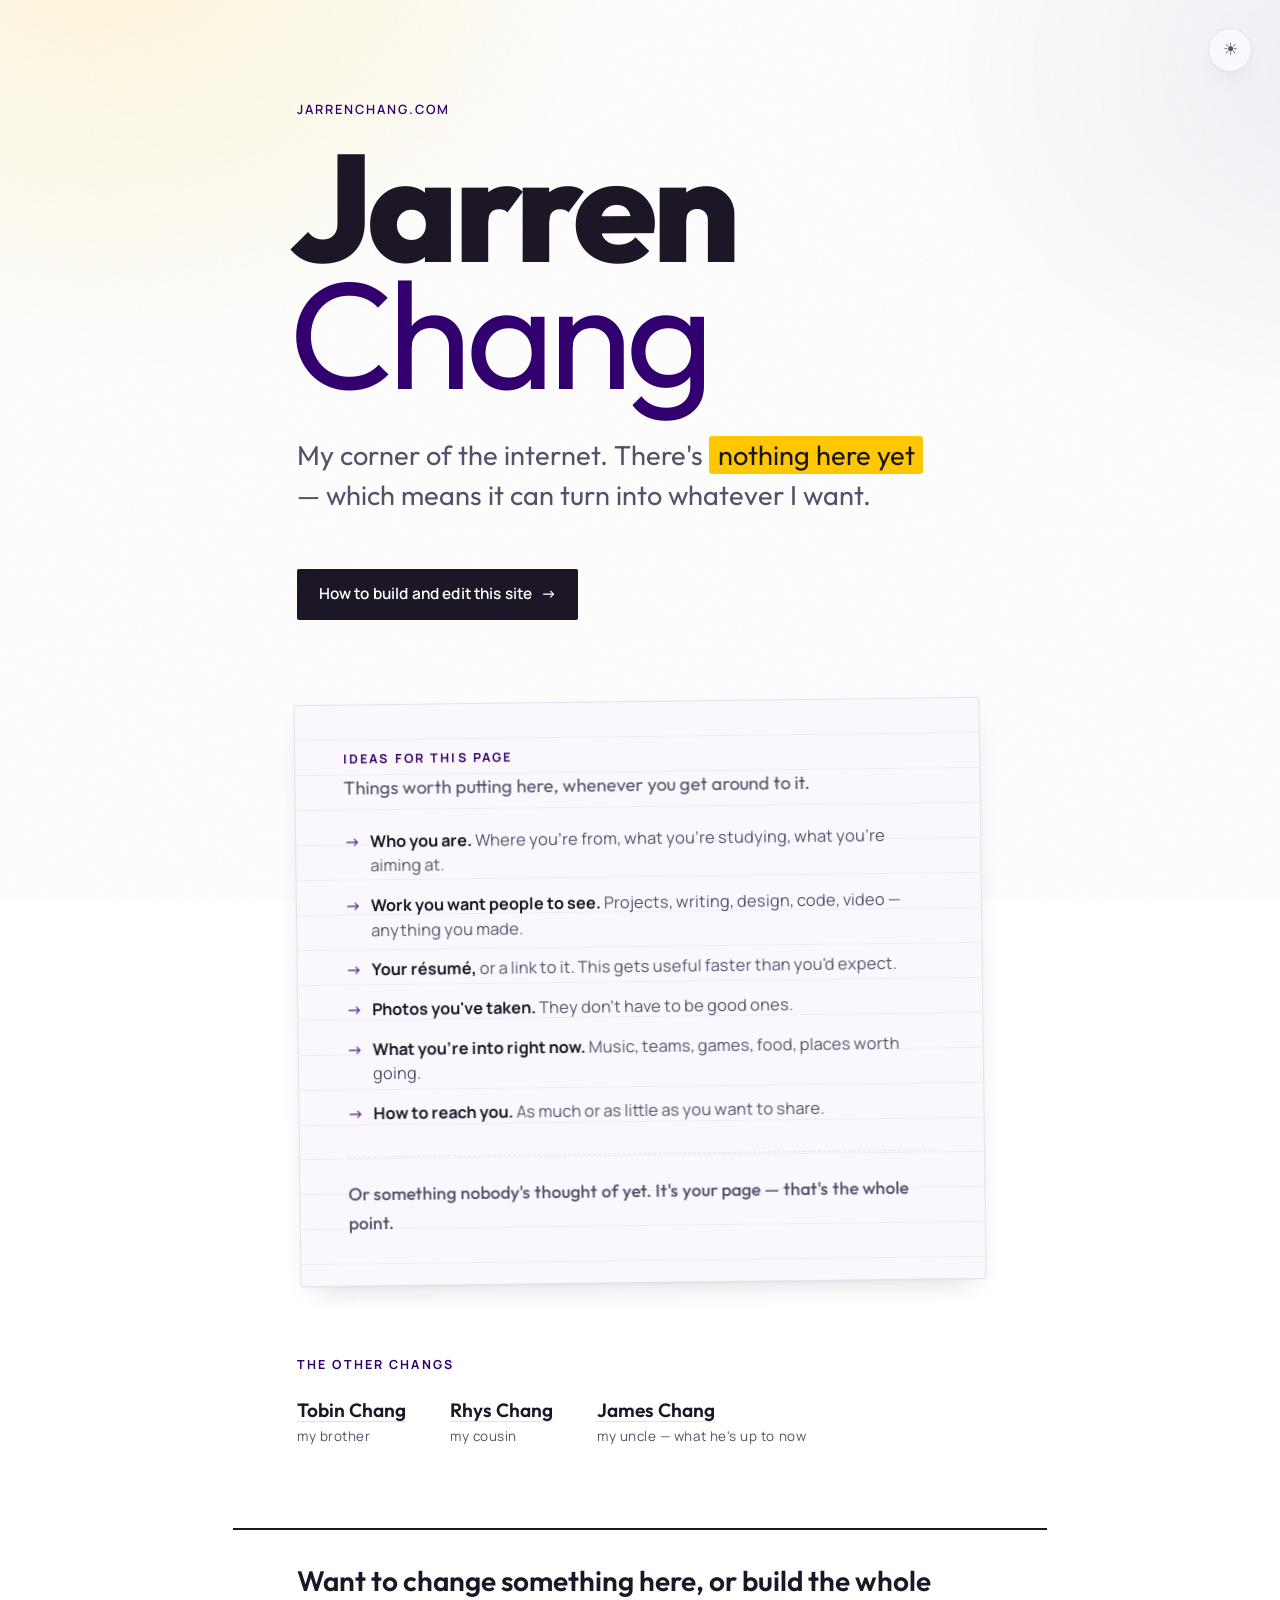
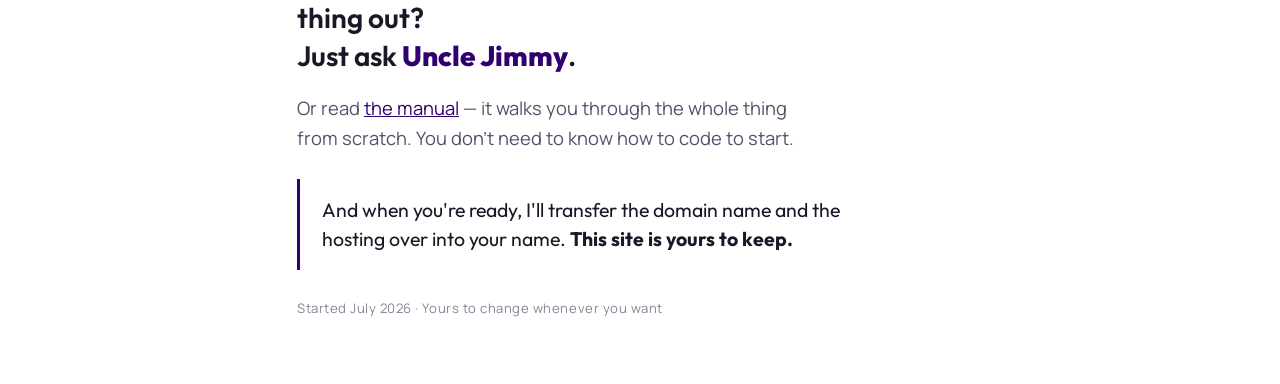
<file: index.html>
<!doctype html>
<html lang="en" class="home">
<head>
<meta charset="utf-8">
<meta name="viewport" content="width=device-width, initial-scale=1">
<title>Jarren Chang</title>
<meta name="description" content="Jarren Chang's personal site. Just getting started.">
<meta name="color-scheme" content="light dark">
<link rel="icon" href="data:image/svg+xml,<svg xmlns='http://www.w3.org/2000/svg' viewBox='0 0 100 100'><text y='.9em' font-size='90'>🌱</text></svg>">
<link rel="preconnect" href="https://fonts.googleapis.com">
<link rel="preconnect" href="https://fonts.gstatic.com" crossorigin>
<link href="https://fonts.googleapis.com/css2?family=JetBrains+Mono:wght@400;600&family=Manrope:wght@300..800&family=Outfit:wght@300..900&display=swap" rel="stylesheet">
<link rel="stylesheet" href="/assets/site.css">

<!-- Set the theme before first paint so the page never flashes the wrong one. -->
<script>
  (function () {
    try {
      var saved = localStorage.getItem("theme");
      if (saved === "light" || saved === "dark") document.documentElement.setAttribute("data-theme", saved);
    } catch (e) { /* private browsing — fall back to the system preference */ }
  })();
</script>
</head>
<body>

<button class="toggle" id="themeToggle" type="button" aria-label="Switch between light and dark mode">
  <span class="sun" aria-hidden="true">☀</span>
  <span class="moon" aria-hidden="true">☾</span>
</button>

<main class="wrap">

  <p class="eyebrow reveal d1">jarrenchang.com</p>

  <h1 class="reveal d2">Jarren<span class="surname">Chang</span></h1>

  <p class="lede reveal d3">
    My corner of the internet. There's <em>nothing here yet</em> — which means it can
    turn into whatever I want.
  </p>

  <p class="reveal d3">
    <a class="cta" href="/howto">
      <span>How to build and edit this site</span>
      <span class="arrow" aria-hidden="true">→</span>
    </a>
  </p>

  <section class="ideas reveal d4">
    <h2>Ideas for this page</h2>
    <p class="sub">Things worth putting here, whenever you get around to it.</p>

    <ul>
      <li><span><b>Who you are.</b> Where you're from, what you're studying, what you're aiming at.</span></li>
      <li><span><b>Work you want people to see.</b> Projects, writing, design, code, video — anything you made.</span></li>
      <li><span><b>Your résumé,</b> or a link to it. This gets useful faster than you'd expect.</span></li>
      <li><span><b>Photos you've taken.</b> They don't have to be good ones.</span></li>
      <li><span><b>What you're into right now.</b> Music, teams, games, food, places worth going.</span></li>
      <li><span><b>How to reach you.</b> As much or as little as you want to share.</span></li>
    </ul>

    <p class="last">Or something nobody's thought of yet. It's your page — that's the whole point.</p>
  </section>

  <section class="elsewhere reveal d5">
    <h2>The other Changs</h2>
    <ul>
      <li>
        <a href="https://tobinchang.com">
          <span class="who">Tobin Chang</span>
          <span class="rel">my brother</span>
        </a>
      </li>
      <li>
        <a href="https://rhyschang.com">
          <span class="who">Rhys Chang</span>
          <span class="rel">my cousin</span>
        </a>
      </li>
      <li>
        <a href="https://jameschang.co/now">
          <span class="who">James Chang</span>
          <span class="rel">my uncle — what he's up to now</span>
        </a>
      </li>
    </ul>
  </section>

</main>

<footer>
  <div class="wrap inner">
    <p class="ask">
      Want to change something here, or build the whole thing out?<br>
      Just ask <b>Uncle Jimmy</b>.
    </p>
    <p>
      Or read <a href="/howto">the manual</a> — it walks you through the whole thing from
      scratch. You don't need to know how to code to start.
    </p>
    <p class="handoff">
      And when you're ready, I'll transfer the domain name and the hosting over into
      your name. <b>This site is yours to keep.</b>
    </p>
    <small>Started July 2026 · Yours to change whenever you want</small>
  </div>
</footer>

<script>
  (function () {
    var btn = document.getElementById("themeToggle");
    var root = document.documentElement;
    btn.addEventListener("click", function () {
      var systemDark = window.matchMedia("(prefers-color-scheme: dark)").matches;
      var current = root.getAttribute("data-theme") || (systemDark ? "dark" : "light");
      var next = current === "dark" ? "light" : "dark";
      root.setAttribute("data-theme", next);
      try { localStorage.setItem("theme", next); } catch (e) { /* nothing to do */ }
    });
  })();
</script>

</body>
</html>
</file>
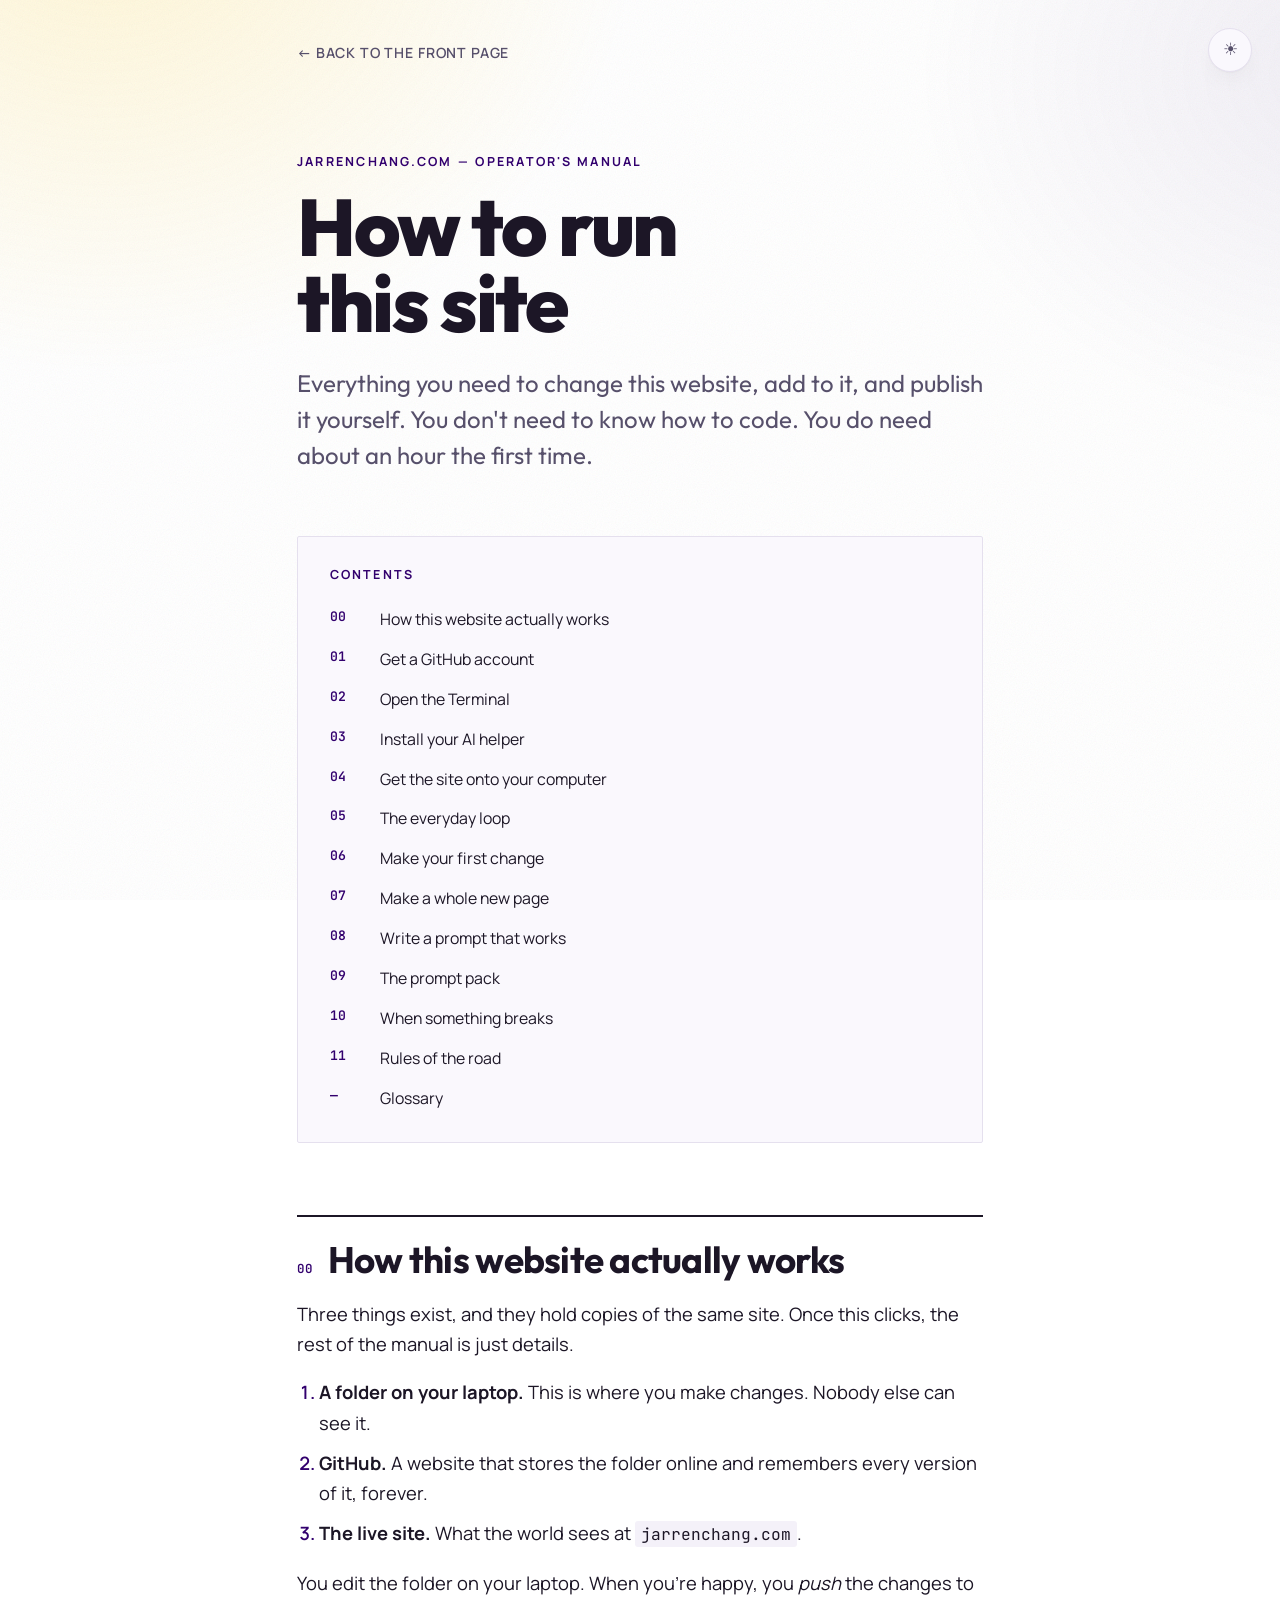
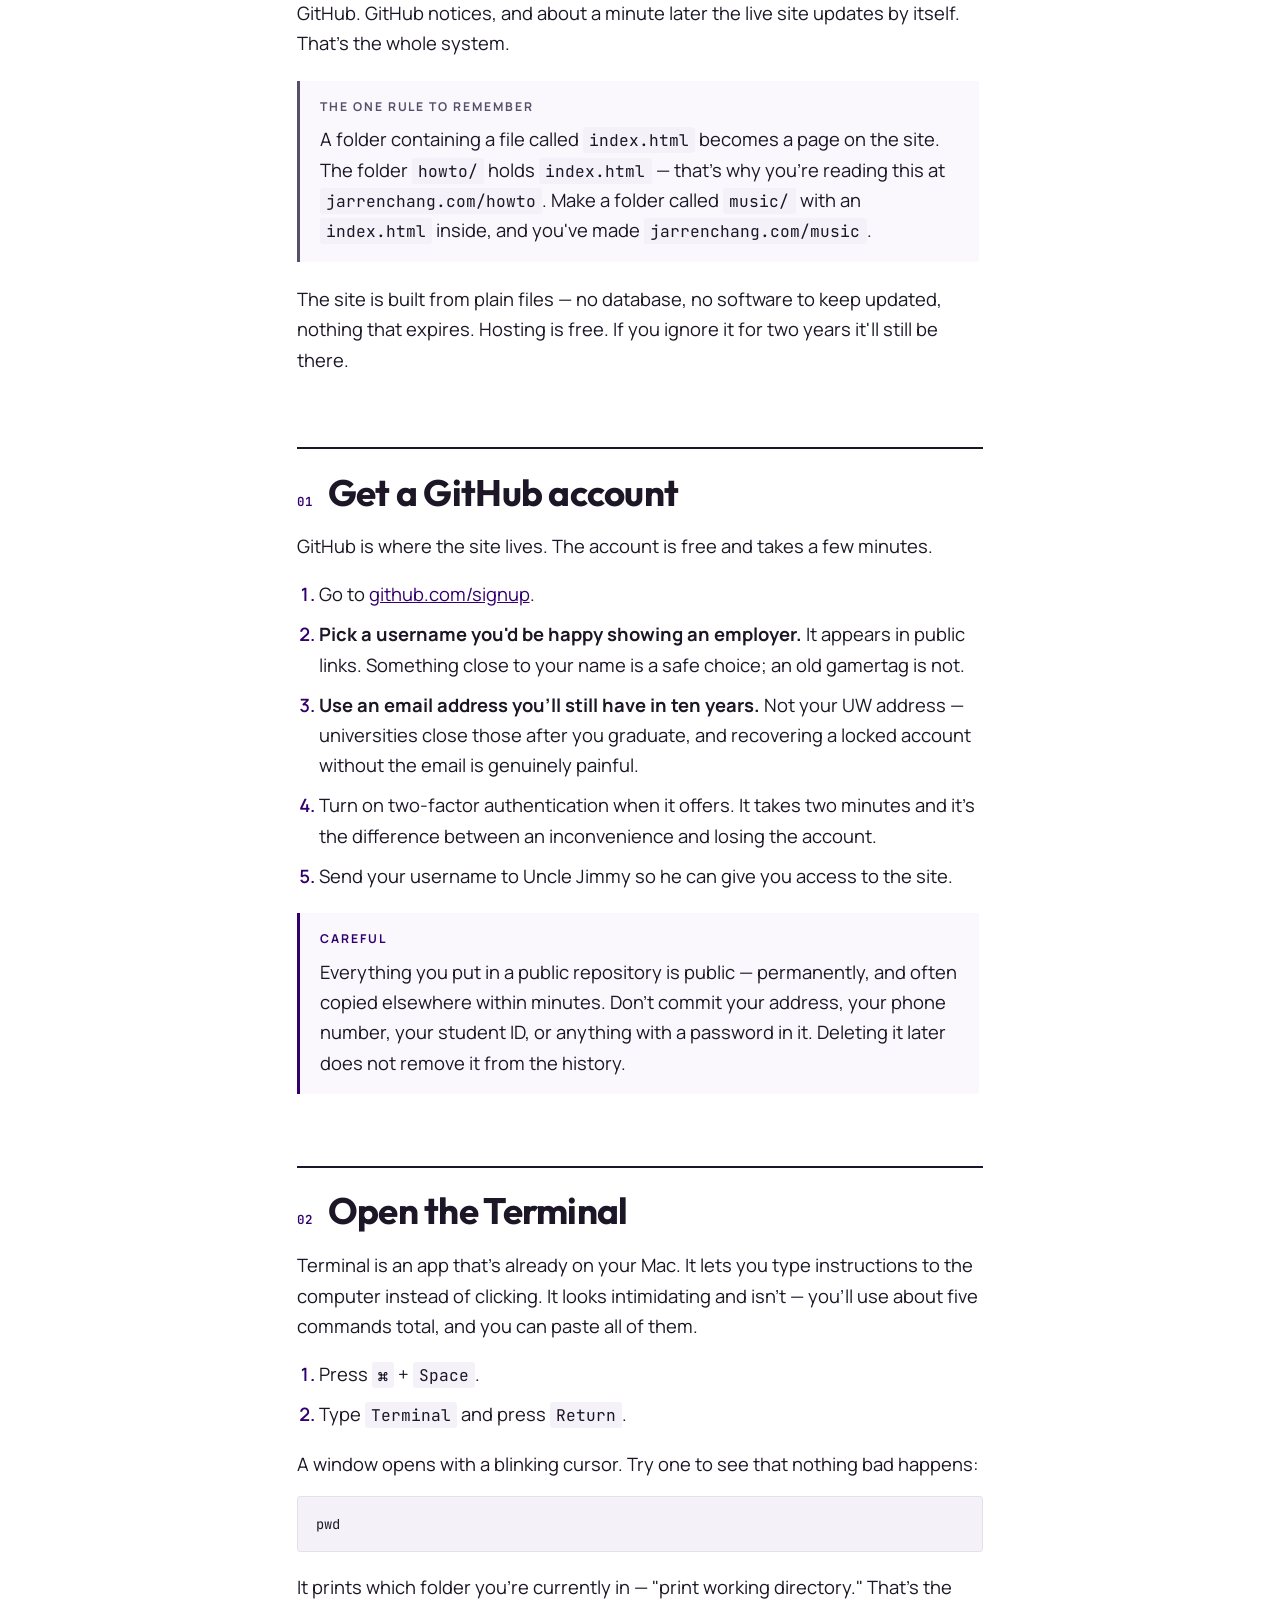
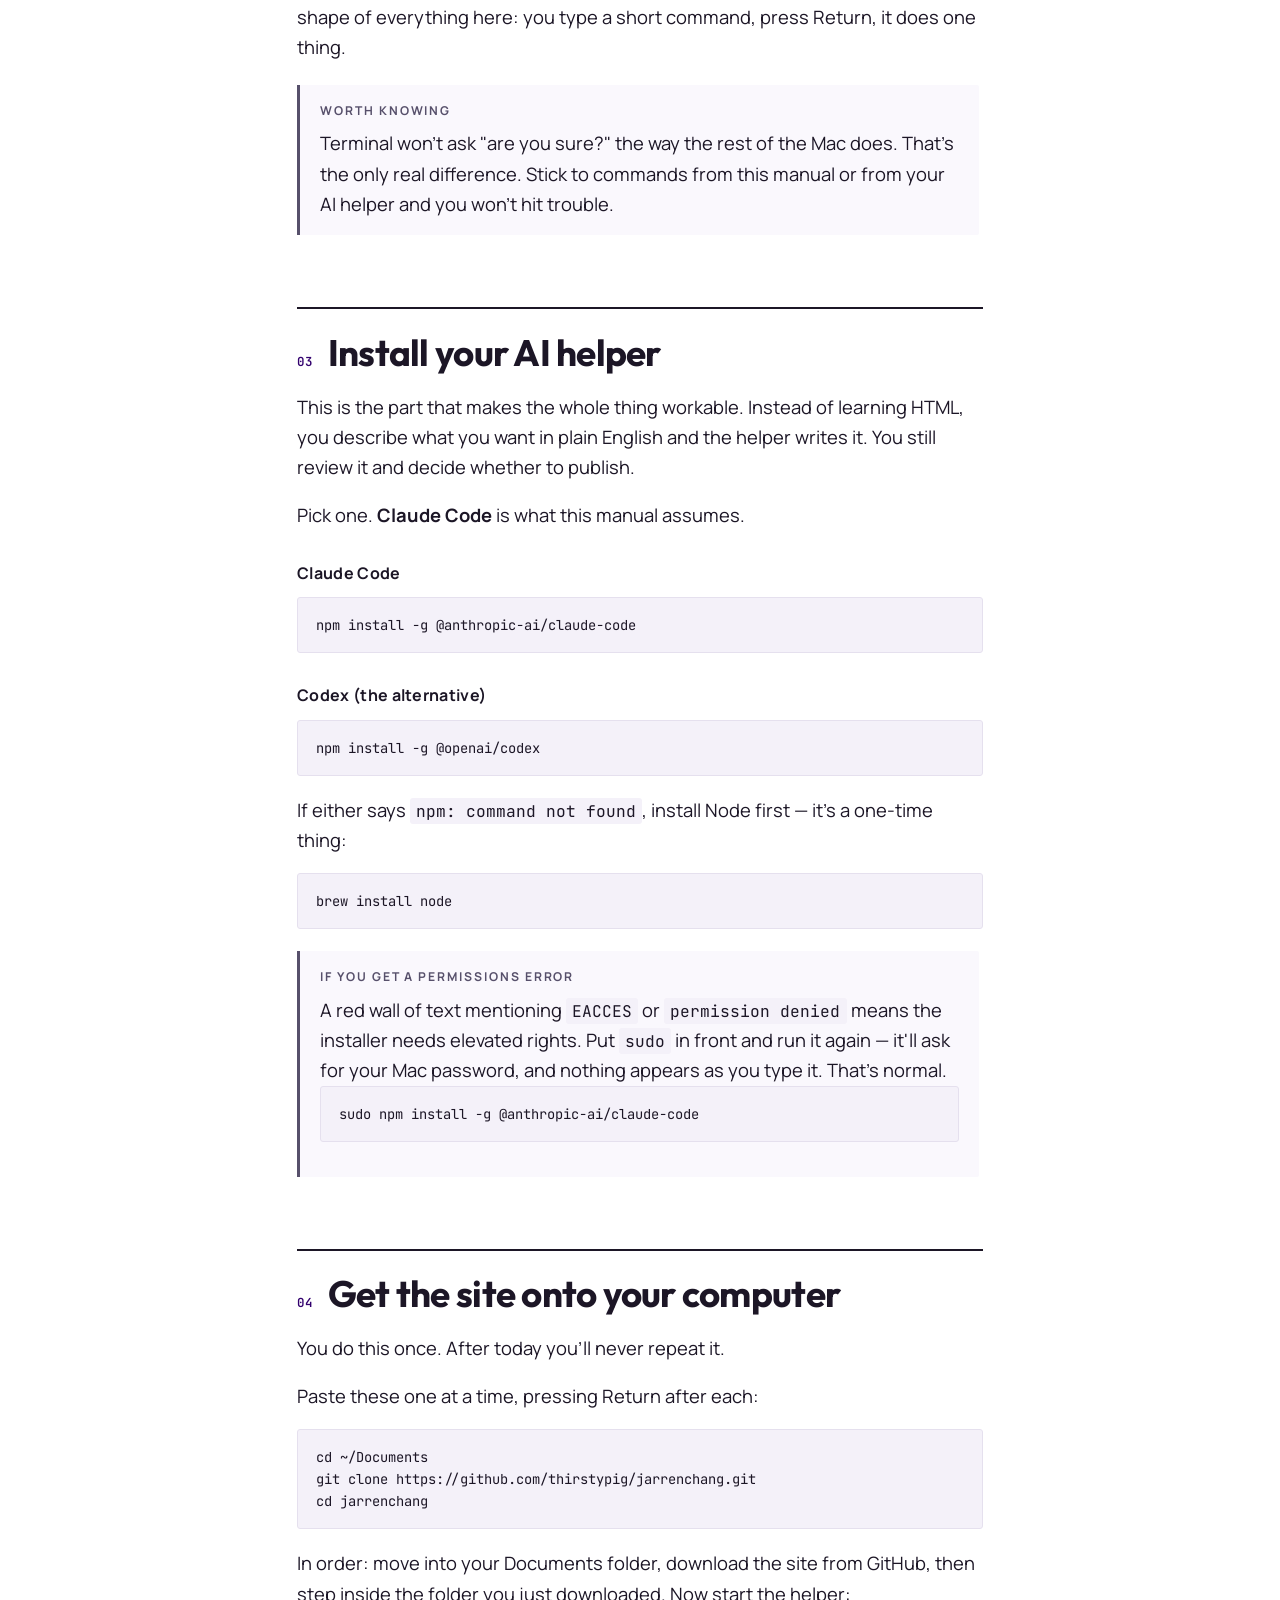
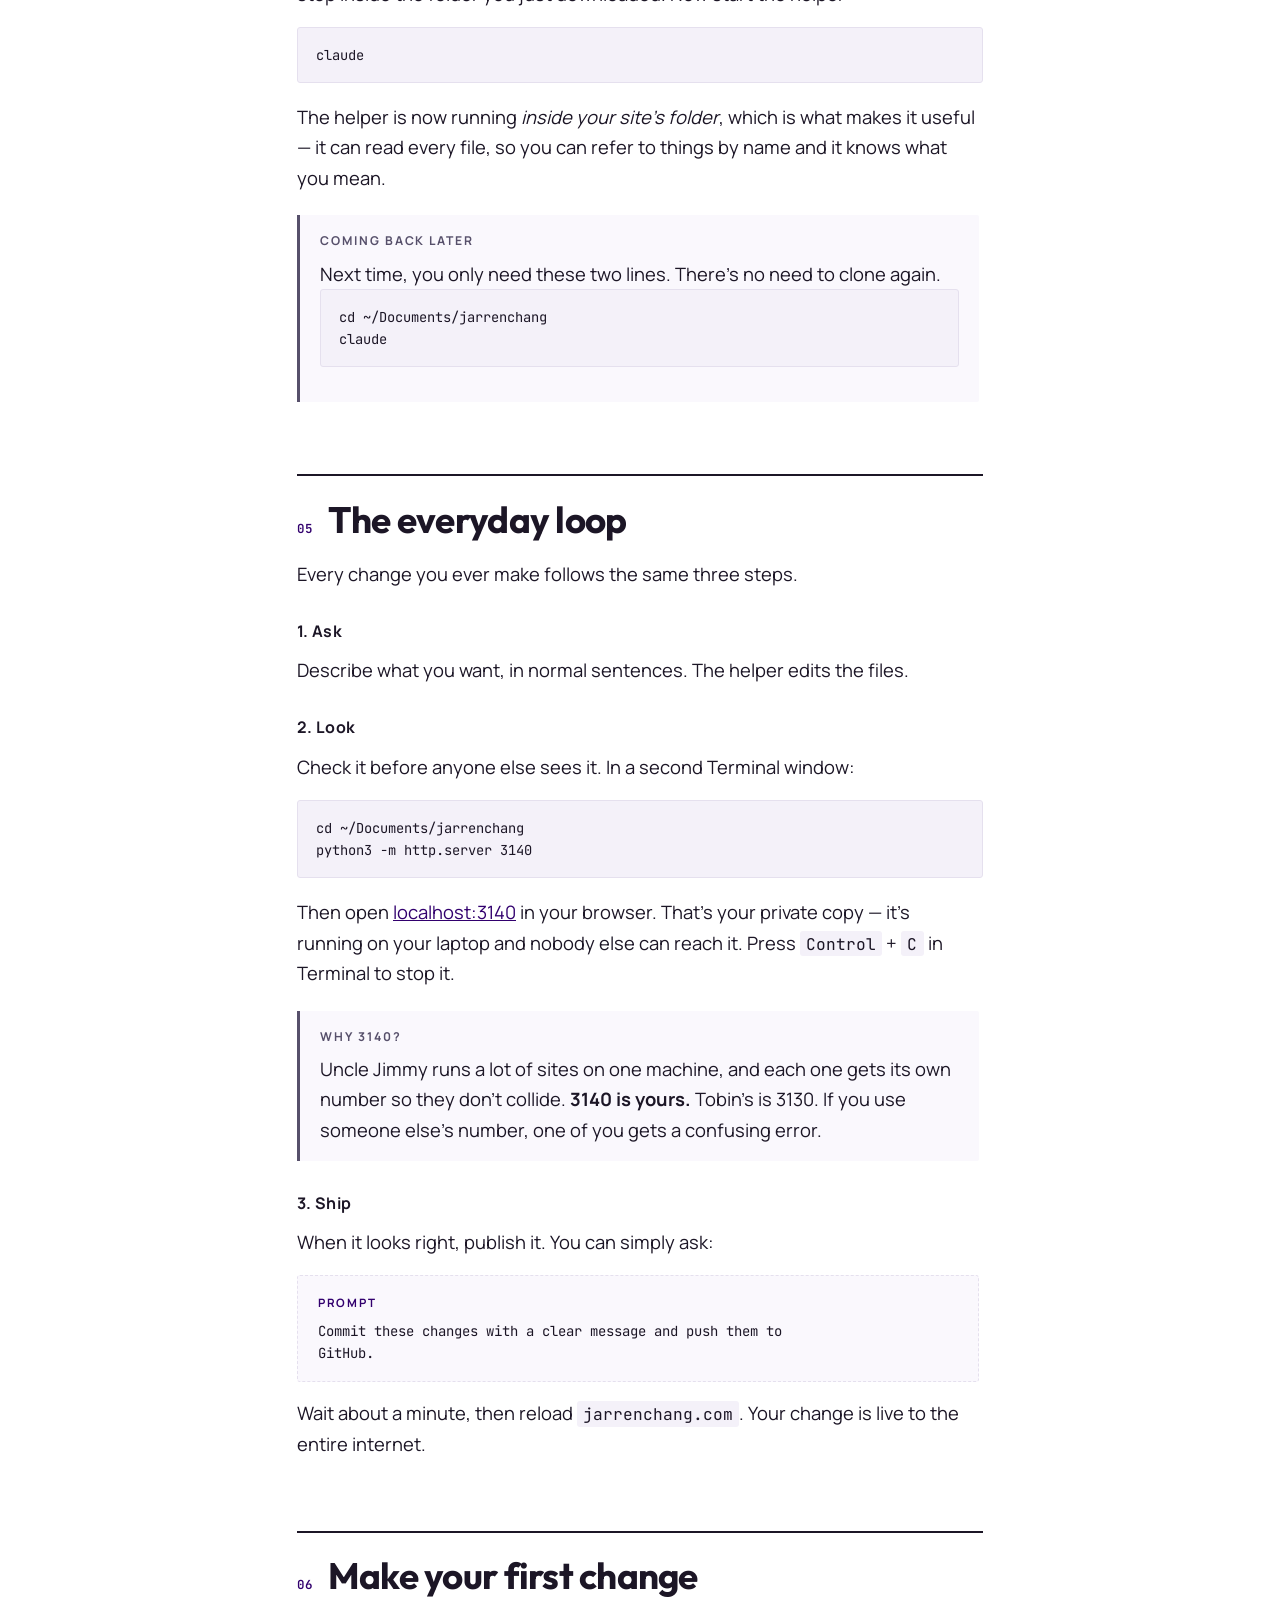
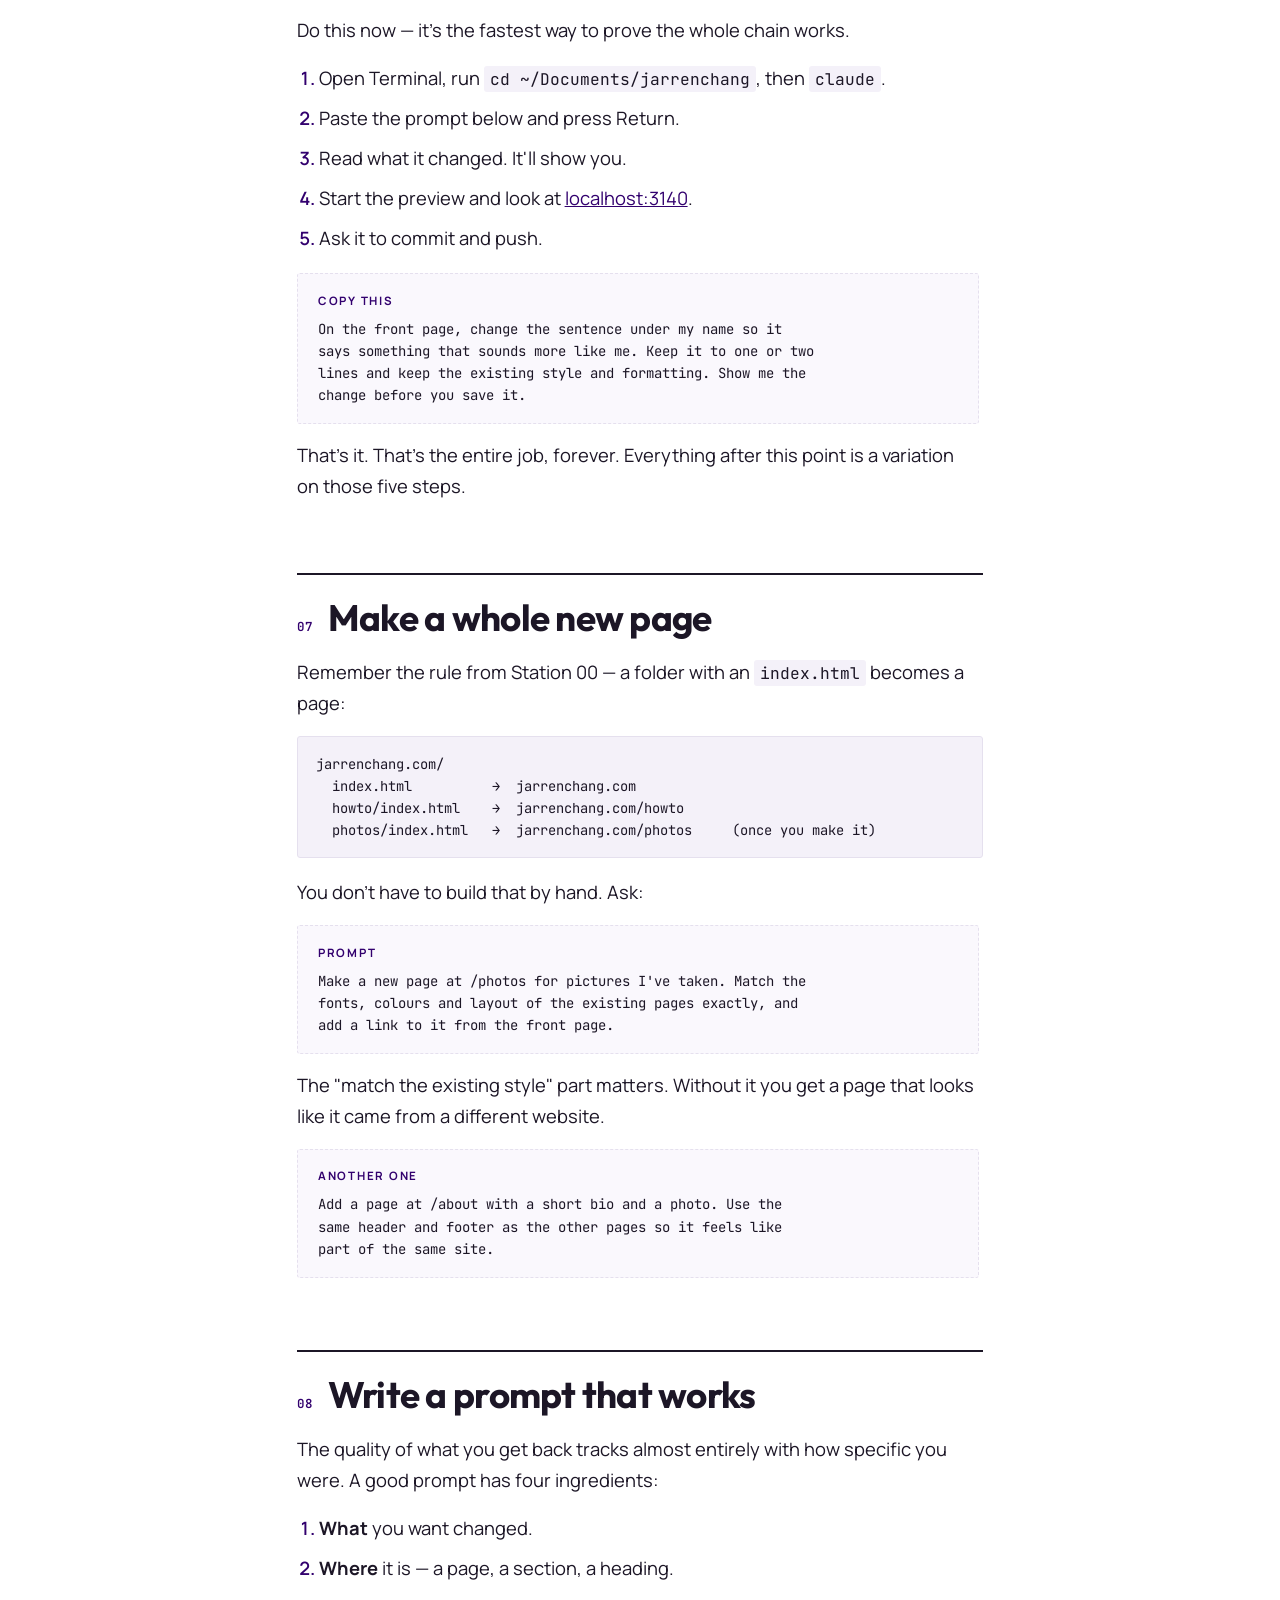
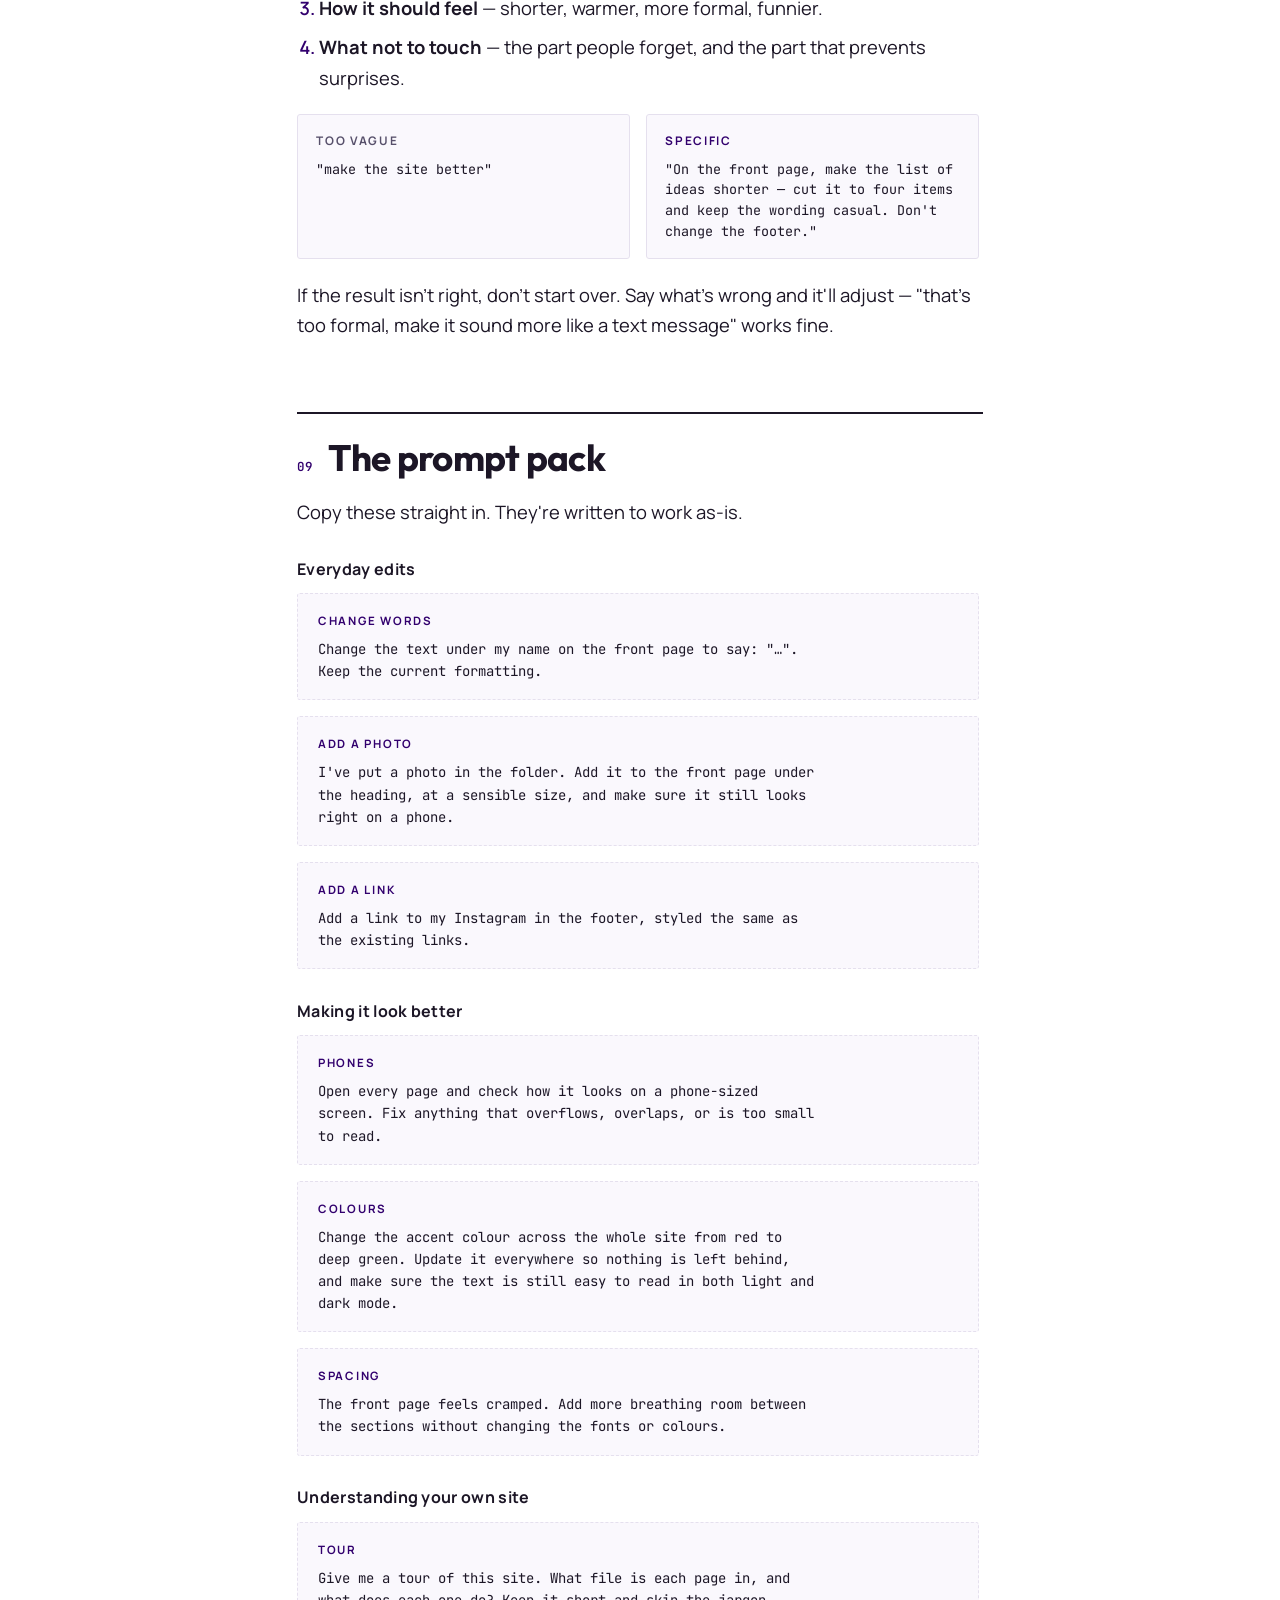
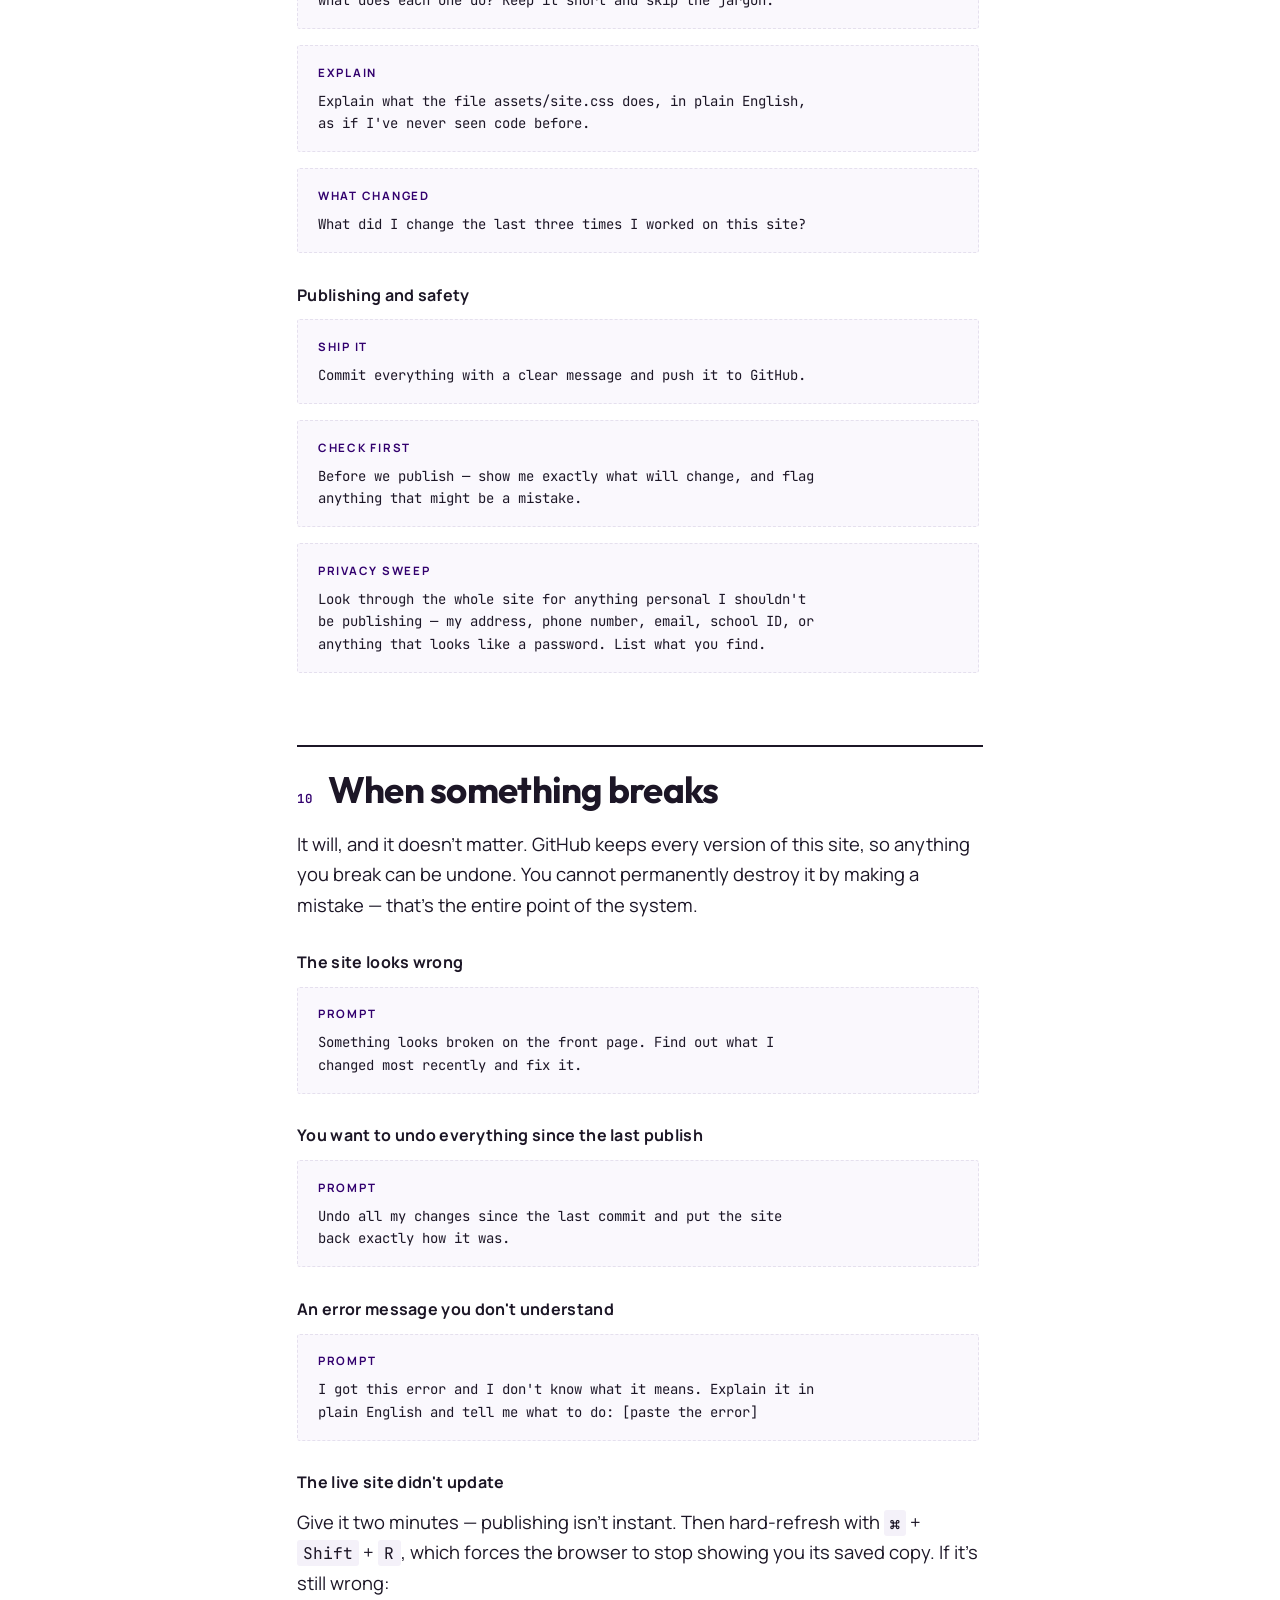
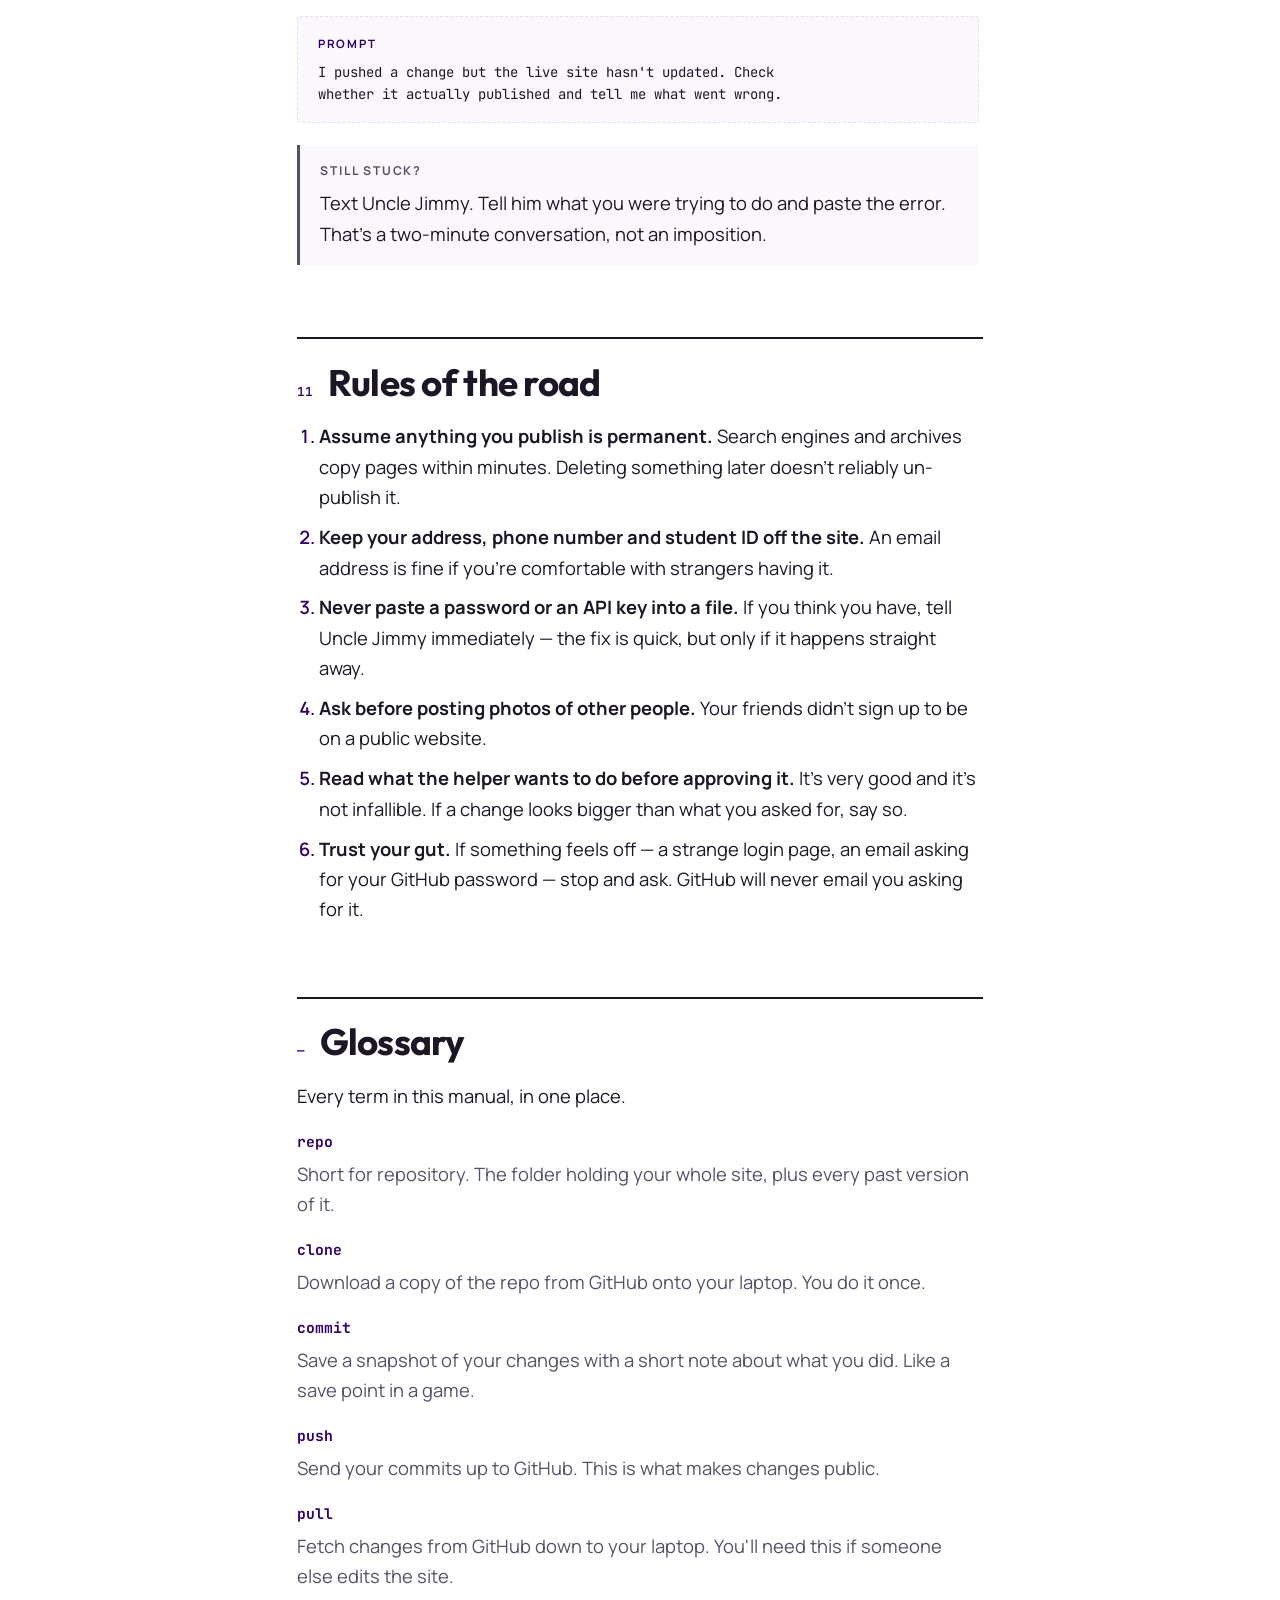
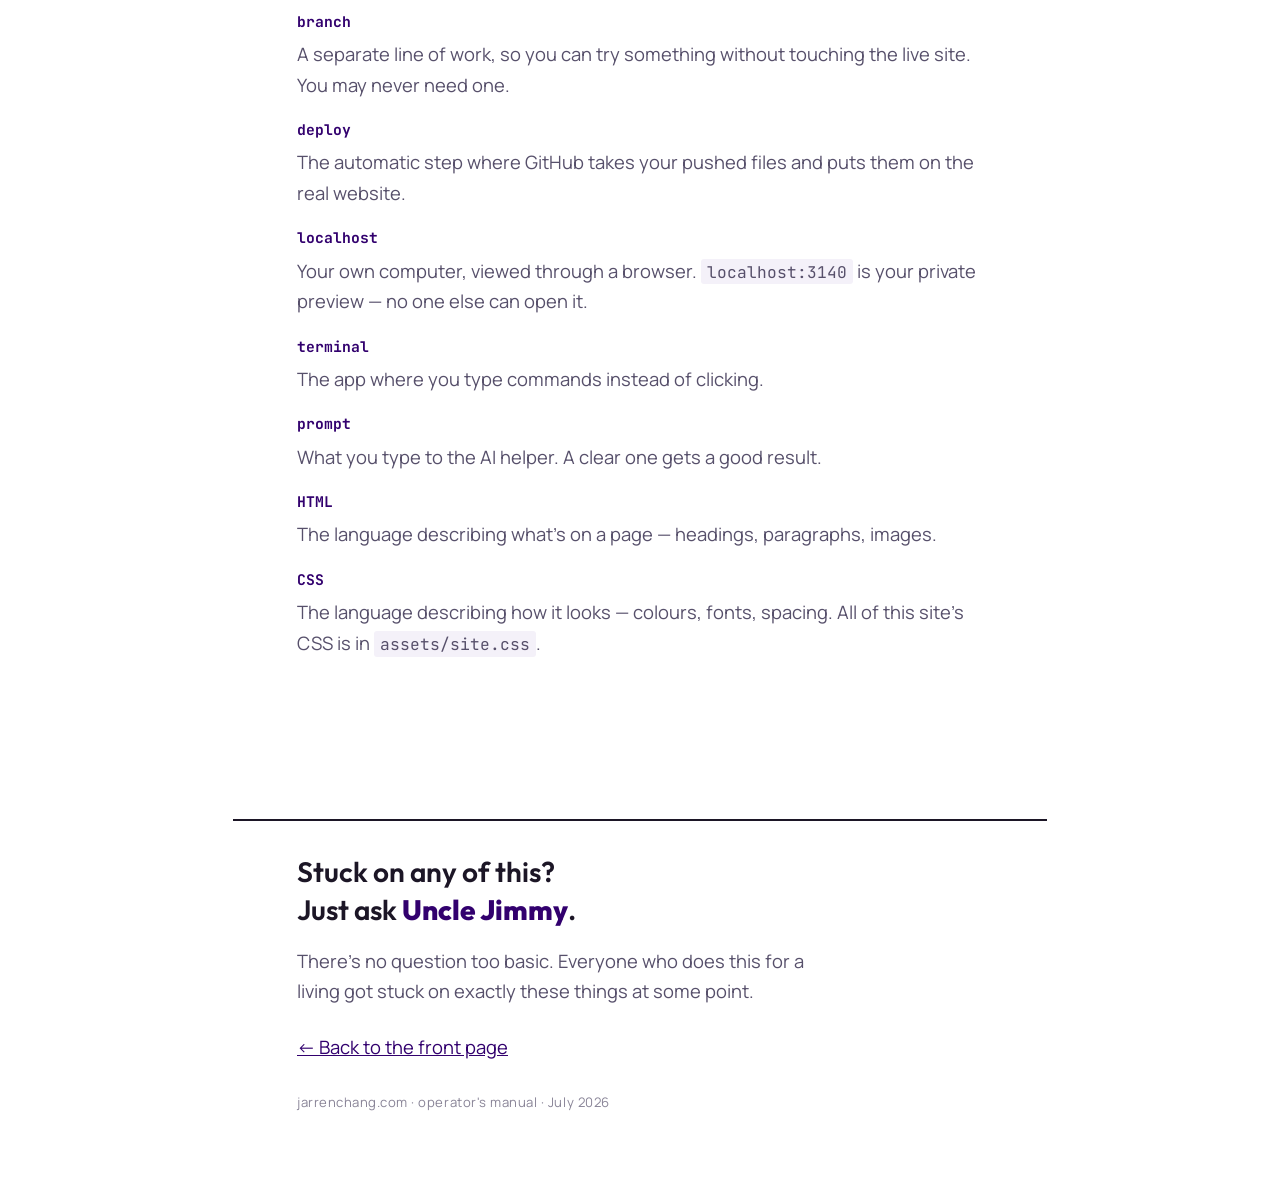
<file: howto/index.html>
<!doctype html>
<html lang="en" class="manual">
<head>
<meta charset="utf-8">
<meta name="viewport" content="width=device-width, initial-scale=1">
<title>How to run this site — Jarren Chang</title>
<meta name="description" content="A step-by-step guide to editing and publishing jarrenchang.com, written for someone who has never used a terminal.">
<meta name="color-scheme" content="light dark">
<link rel="icon" href="data:image/svg+xml,<svg xmlns='http://www.w3.org/2000/svg' viewBox='0 0 100 100'><text y='.9em' font-size='90'>🌱</text></svg>">
<link rel="preconnect" href="https://fonts.googleapis.com">
<link rel="preconnect" href="https://fonts.gstatic.com" crossorigin>
<link href="https://fonts.googleapis.com/css2?family=JetBrains+Mono:wght@400;600&family=Manrope:wght@300..800&family=Outfit:wght@300..900&display=swap" rel="stylesheet">
<link rel="stylesheet" href="/assets/site.css">
<script>
  (function () {
    try {
      var saved = localStorage.getItem("theme");
      if (saved === "light" || saved === "dark") document.documentElement.setAttribute("data-theme", saved);
    } catch (e) {}
  })();
</script>
</head>
<body>

<a class="skip" href="#start">Skip to the manual</a>

<button class="toggle" id="themeToggle" type="button" aria-label="Switch between light and dark mode">
  <span class="sun" aria-hidden="true">☀</span>
  <span class="moon" aria-hidden="true">☾</span>
</button>

<div class="topbar wrap">
  <a class="back" href="/">← Back to the front page</a>
</div>

<main class="wrap">

  <header class="manual-head">
    <p class="kicker">jarrenchang.com — operator's manual</p>
    <h1>How to run<br>this site</h1>
    <p class="standfirst">
      Everything you need to change this website, add to it, and publish it yourself.
      You don't need to know how to code. You do need about an hour the first time.
    </p>
  </header>

  <nav class="toc" aria-label="Contents" id="start">
    <h2>Contents</h2>
    <ol>
      <li><a href="#s00"><span class="num">00</span><span class="label">How this website actually works</span></a></li>
      <li><a href="#s01"><span class="num">01</span><span class="label">Get a GitHub account</span></a></li>
      <li><a href="#s02"><span class="num">02</span><span class="label">Open the Terminal</span></a></li>
      <li><a href="#s03"><span class="num">03</span><span class="label">Install your AI helper</span></a></li>
      <li><a href="#s04"><span class="num">04</span><span class="label">Get the site onto your computer</span></a></li>
      <li><a href="#s05"><span class="num">05</span><span class="label">The everyday loop</span></a></li>
      <li><a href="#s06"><span class="num">06</span><span class="label">Make your first change</span></a></li>
      <li><a href="#s07"><span class="num">07</span><span class="label">Make a whole new page</span></a></li>
      <li><a href="#s08"><span class="num">08</span><span class="label">Write a prompt that works</span></a></li>
      <li><a href="#s09"><span class="num">09</span><span class="label">The prompt pack</span></a></li>
      <li><a href="#s10"><span class="num">10</span><span class="label">When something breaks</span></a></li>
      <li><a href="#s11"><span class="num">11</span><span class="label">Rules of the road</span></a></li>
      <li><a href="#glossary"><span class="num">—</span><span class="label">Glossary</span></a></li>
    </ol>
  </nav>

  <!-- ============ 00 ============ -->
  <section class="station" id="s00">
    <h2><span class="num">00</span><span>How this website actually works</span></h2>

    <p>
      Three things exist, and they hold copies of the same site. Once this clicks,
      the rest of the manual is just details.
    </p>

    <ol>
      <li><b>A folder on your laptop.</b> This is where you make changes. Nobody else can see it.</li>
      <li><b>GitHub.</b> A website that stores the folder online and remembers every version of it, forever.</li>
      <li><b>The live site.</b> What the world sees at <code>jarrenchang.com</code>.</li>
    </ol>

    <p>
      You edit the folder on your laptop. When you're happy, you <em>push</em> the changes
      to GitHub. GitHub notices, and about a minute later the live site updates by itself.
      That's the whole system.
    </p>

    <div class="note">
      <strong>The one rule to remember</strong>
      <p>
        A folder containing a file called <code>index.html</code> becomes a page on the site.
        The folder <code>howto/</code> holds <code>index.html</code> — that's why you're reading
        this at <code>jarrenchang.com/howto</code>. Make a folder called <code>music/</code> with an
        <code>index.html</code> inside, and you've made <code>jarrenchang.com/music</code>.
      </p>
    </div>

    <p>
      The site is built from plain files — no database, no software to keep updated, nothing
      that expires. Hosting is free. If you ignore it for two years it'll still be there.
    </p>
  </section>

  <!-- ============ 01 ============ -->
  <section class="station" id="s01">
    <h2><span class="num">01</span><span>Get a GitHub account</span></h2>

    <p>GitHub is where the site lives. The account is free and takes a few minutes.</p>

    <ol>
      <li>Go to <a href="https://github.com/signup">github.com/signup</a>.</li>
      <li>
        <b>Pick a username you'd be happy showing an employer.</b> It appears in public
        links. Something close to your name is a safe choice; an old gamertag is not.
      </li>
      <li>
        <b>Use an email address you'll still have in ten years.</b> Not your UW address —
        universities close those after you graduate, and recovering a locked account without
        the email is genuinely painful.
      </li>
      <li>Turn on two-factor authentication when it offers. It takes two minutes and it's the
        difference between an inconvenience and losing the account.</li>
      <li>Send your username to Uncle Jimmy so he can give you access to the site.</li>
    </ol>

    <div class="careful">
      <strong>Careful</strong>
      <p>
        Everything you put in a public repository is public — permanently, and often
        copied elsewhere within minutes. Don't commit your address, your phone number,
        your student ID, or anything with a password in it. Deleting it later does not
        remove it from the history.
      </p>
    </div>
  </section>

  <!-- ============ 02 ============ -->
  <section class="station" id="s02">
    <h2><span class="num">02</span><span>Open the Terminal</span></h2>

    <p>
      Terminal is an app that's already on your Mac. It lets you type instructions to the
      computer instead of clicking. It looks intimidating and isn't — you'll use about five
      commands total, and you can paste all of them.
    </p>

    <ol>
      <li>Press <code>⌘</code> + <code>Space</code>.</li>
      <li>Type <code>Terminal</code> and press <code>Return</code>.</li>
    </ol>

    <p>A window opens with a blinking cursor. Try one to see that nothing bad happens:</p>

    <pre><code>pwd</code></pre>

    <p>
      It prints which folder you're currently in — "print working directory." That's the
      shape of everything here: you type a short command, press Return, it does one thing.
    </p>

    <div class="note">
      <strong>Worth knowing</strong>
      <p>
        Terminal won't ask "are you sure?" the way the rest of the Mac does. That's the only
        real difference. Stick to commands from this manual or from your AI helper and you
        won't hit trouble.
      </p>
    </div>
  </section>

  <!-- ============ 03 ============ -->
  <section class="station" id="s03">
    <h2><span class="num">03</span><span>Install your AI helper</span></h2>

    <p>
      This is the part that makes the whole thing workable. Instead of learning HTML, you
      describe what you want in plain English and the helper writes it. You still review it
      and decide whether to publish.
    </p>

    <p>Pick one. <b>Claude Code</b> is what this manual assumes.</p>

    <h3>Claude Code</h3>
    <pre><code>npm install -g @anthropic-ai/claude-code</code></pre>

    <h3>Codex (the alternative)</h3>
    <pre><code>npm install -g @openai/codex</code></pre>

    <p>If either says <code>npm: command not found</code>, install Node first — it's a one-time thing:</p>
    <pre><code>brew install node</code></pre>

    <div class="note">
      <strong>If you get a permissions error</strong>
      <p>
        A red wall of text mentioning <code>EACCES</code> or <code>permission denied</code> means
        the installer needs elevated rights. Put <code>sudo</code> in front and run it again —
        it'll ask for your Mac password, and nothing appears as you type it. That's normal.
      </p>
      <pre><code>sudo npm install -g @anthropic-ai/claude-code</code></pre>
    </div>
  </section>

  <!-- ============ 04 ============ -->
  <section class="station" id="s04">
    <h2><span class="num">04</span><span>Get the site onto your computer</span></h2>

    <p>You do this once. After today you'll never repeat it.</p>

    <p>Paste these one at a time, pressing Return after each:</p>

    <pre><code>cd ~/Documents
git clone https://github.com/thirstypig/jarrenchang.git
cd jarrenchang</code></pre>

    <p>
      In order: move into your Documents folder, download the site from GitHub, then step
      inside the folder you just downloaded. Now start the helper:
    </p>

    <pre><code>claude</code></pre>

    <p>
      The helper is now running <em>inside your site's folder</em>, which is what makes it
      useful — it can read every file, so you can refer to things by name and it knows what
      you mean.
    </p>

    <div class="note">
      <strong>Coming back later</strong>
      <p>
        Next time, you only need these two lines. There's no need to clone again.
      </p>
      <pre><code>cd ~/Documents/jarrenchang
claude</code></pre>
    </div>
  </section>

  <!-- ============ 05 ============ -->
  <section class="station" id="s05">
    <h2><span class="num">05</span><span>The everyday loop</span></h2>

    <p>Every change you ever make follows the same three steps.</p>

    <h3>1. Ask</h3>
    <p>Describe what you want, in normal sentences. The helper edits the files.</p>

    <h3>2. Look</h3>
    <p>Check it before anyone else sees it. In a second Terminal window:</p>
    <pre><code>cd ~/Documents/jarrenchang
python3 -m http.server 3140</code></pre>
    <p>
      Then open <a href="http://localhost:3140">localhost:3140</a> in your browser. That's your
      private copy — it's running on your laptop and nobody else can reach it. Press
      <code>Control</code> + <code>C</code> in Terminal to stop it.
    </p>

    <div class="note">
      <strong>Why 3140?</strong>
      <p>
        Uncle Jimmy runs a lot of sites on one machine, and each one gets its own number so
        they don't collide. <b>3140 is yours.</b> Tobin's is 3130. If you use someone else's
        number, one of you gets a confusing error.
      </p>
    </div>

    <h3>3. Ship</h3>
    <p>When it looks right, publish it. You can simply ask:</p>
    <div class="prompt">
      <span class="tag">Prompt</span>
      <p>Commit these changes with a clear message and push them to GitHub.</p>
    </div>
    <p>
      Wait about a minute, then reload <code>jarrenchang.com</code>. Your change is live to
      the entire internet.
    </p>
  </section>

  <!-- ============ 06 ============ -->
  <section class="station" id="s06">
    <h2><span class="num">06</span><span>Make your first change</span></h2>

    <p>Do this now — it's the fastest way to prove the whole chain works.</p>

    <ol>
      <li>Open Terminal, run <code>cd ~/Documents/jarrenchang</code>, then <code>claude</code>.</li>
      <li>Paste the prompt below and press Return.</li>
      <li>Read what it changed. It'll show you.</li>
      <li>Start the preview and look at <a href="http://localhost:3140">localhost:3140</a>.</li>
      <li>Ask it to commit and push.</li>
    </ol>

    <div class="prompt">
      <span class="tag">Copy this</span>
      <p>
        On the front page, change the sentence under my name so it says something that
        sounds more like me. Keep it to one or two lines and keep the existing style and
        formatting. Show me the change before you save it.
      </p>
    </div>

    <p>
      That's it. That's the entire job, forever. Everything after this point is a variation
      on those five steps.
    </p>
  </section>

  <!-- ============ 07 ============ -->
  <section class="station" id="s07">
    <h2><span class="num">07</span><span>Make a whole new page</span></h2>

    <p>Remember the rule from Station 00 — a folder with an <code>index.html</code> becomes a page:</p>

    <pre><code>jarrenchang.com/
  index.html          →  jarrenchang.com
  howto/index.html    →  jarrenchang.com/howto
  photos/index.html   →  jarrenchang.com/photos     (once you make it)</code></pre>

    <p>You don't have to build that by hand. Ask:</p>

    <div class="prompt">
      <span class="tag">Prompt</span>
      <p>
        Make a new page at /photos for pictures I've taken. Match the fonts, colours and
        layout of the existing pages exactly, and add a link to it from the front page.
      </p>
    </div>

    <p>The "match the existing style" part matters. Without it you get a page that looks like it came from a different website.</p>

    <div class="prompt">
      <span class="tag">Another one</span>
      <p>
        Add a page at /about with a short bio and a photo. Use the same header and footer as
        the other pages so it feels like part of the same site.
      </p>
    </div>
  </section>

  <!-- ============ 08 ============ -->
  <section class="station" id="s08">
    <h2><span class="num">08</span><span>Write a prompt that works</span></h2>

    <p>
      The quality of what you get back tracks almost entirely with how specific you were.
      A good prompt has four ingredients:
    </p>

    <ol>
      <li><b>What</b> you want changed.</li>
      <li><b>Where</b> it is — a page, a section, a heading.</li>
      <li><b>How it should feel</b> — shorter, warmer, more formal, funnier.</li>
      <li><b>What not to touch</b> — the part people forget, and the part that prevents surprises.</li>
    </ol>

    <div class="compare">
      <div class="weak">
        <span class="verdict">Too vague</span>
        <p>"make the site better"</p>
      </div>
      <div class="strong">
        <span class="verdict">Specific</span>
        <p>"On the front page, make the list of ideas shorter — cut it to four items and keep the wording casual. Don't change the footer."</p>
      </div>
    </div>

    <p>
      If the result isn't right, don't start over. Say what's wrong and it'll adjust —
      "that's too formal, make it sound more like a text message" works fine.
    </p>
  </section>

  <!-- ============ 09 ============ -->
  <section class="station" id="s09">
    <h2><span class="num">09</span><span>The prompt pack</span></h2>

    <p>Copy these straight in. They're written to work as-is.</p>

    <h3>Everyday edits</h3>

    <div class="prompt">
      <span class="tag">Change words</span>
      <p>Change the text under my name on the front page to say: "…". Keep the current formatting.</p>
    </div>

    <div class="prompt">
      <span class="tag">Add a photo</span>
      <p>I've put a photo in the folder. Add it to the front page under the heading, at a sensible size, and make sure it still looks right on a phone.</p>
    </div>

    <div class="prompt">
      <span class="tag">Add a link</span>
      <p>Add a link to my Instagram in the footer, styled the same as the existing links.</p>
    </div>

    <h3>Making it look better</h3>

    <div class="prompt">
      <span class="tag">Phones</span>
      <p>Open every page and check how it looks on a phone-sized screen. Fix anything that overflows, overlaps, or is too small to read.</p>
    </div>

    <div class="prompt">
      <span class="tag">Colours</span>
      <p>Change the accent colour across the whole site from red to deep green. Update it everywhere so nothing is left behind, and make sure the text is still easy to read in both light and dark mode.</p>
    </div>

    <div class="prompt">
      <span class="tag">Spacing</span>
      <p>The front page feels cramped. Add more breathing room between the sections without changing the fonts or colours.</p>
    </div>

    <h3>Understanding your own site</h3>

    <div class="prompt">
      <span class="tag">Tour</span>
      <p>Give me a tour of this site. What file is each page in, and what does each one do? Keep it short and skip the jargon.</p>
    </div>

    <div class="prompt">
      <span class="tag">Explain</span>
      <p>Explain what the file assets/site.css does, in plain English, as if I've never seen code before.</p>
    </div>

    <div class="prompt">
      <span class="tag">What changed</span>
      <p>What did I change the last three times I worked on this site?</p>
    </div>

    <h3>Publishing and safety</h3>

    <div class="prompt">
      <span class="tag">Ship it</span>
      <p>Commit everything with a clear message and push it to GitHub.</p>
    </div>

    <div class="prompt">
      <span class="tag">Check first</span>
      <p>Before we publish — show me exactly what will change, and flag anything that might be a mistake.</p>
    </div>

    <div class="prompt">
      <span class="tag">Privacy sweep</span>
      <p>Look through the whole site for anything personal I shouldn't be publishing — my address, phone number, email, school ID, or anything that looks like a password. List what you find.</p>
    </div>
  </section>

  <!-- ============ 10 ============ -->
  <section class="station" id="s10">
    <h2><span class="num">10</span><span>When something breaks</span></h2>

    <p>
      It will, and it doesn't matter. GitHub keeps every version of this site, so anything you
      break can be undone. You cannot permanently destroy it by making a mistake — that's the
      entire point of the system.
    </p>

    <h3>The site looks wrong</h3>
    <div class="prompt">
      <span class="tag">Prompt</span>
      <p>Something looks broken on the front page. Find out what I changed most recently and fix it.</p>
    </div>

    <h3>You want to undo everything since the last publish</h3>
    <div class="prompt">
      <span class="tag">Prompt</span>
      <p>Undo all my changes since the last commit and put the site back exactly how it was.</p>
    </div>

    <h3>An error message you don't understand</h3>
    <div class="prompt">
      <span class="tag">Prompt</span>
      <p>I got this error and I don't know what it means. Explain it in plain English and tell me what to do: [paste the error]</p>
    </div>

    <h3>The live site didn't update</h3>
    <p>
      Give it two minutes — publishing isn't instant. Then hard-refresh with
      <code>⌘</code> + <code>Shift</code> + <code>R</code>, which forces the browser to stop
      showing you its saved copy. If it's still wrong:
    </p>
    <div class="prompt">
      <span class="tag">Prompt</span>
      <p>I pushed a change but the live site hasn't updated. Check whether it actually published and tell me what went wrong.</p>
    </div>

    <div class="note">
      <strong>Still stuck?</strong>
      <p>
        Text Uncle Jimmy. Tell him what you were trying to do and paste the error. That's a
        two-minute conversation, not an imposition.
      </p>
    </div>
  </section>

  <!-- ============ 11 ============ -->
  <section class="station" id="s11">
    <h2><span class="num">11</span><span>Rules of the road</span></h2>

    <ol>
      <li>
        <b>Assume anything you publish is permanent.</b> Search engines and archives copy pages
        within minutes. Deleting something later doesn't reliably un-publish it.
      </li>
      <li>
        <b>Keep your address, phone number and student ID off the site.</b> An email address is
        fine if you're comfortable with strangers having it.
      </li>
      <li>
        <b>Never paste a password or an API key into a file.</b> If you think you have, tell
        Uncle Jimmy immediately — the fix is quick, but only if it happens straight away.
      </li>
      <li>
        <b>Ask before posting photos of other people.</b> Your friends didn't sign up to be on
        a public website.
      </li>
      <li>
        <b>Read what the helper wants to do before approving it.</b> It's very good and it's
        not infallible. If a change looks bigger than what you asked for, say so.
      </li>
      <li>
        <b>Trust your gut.</b> If something feels off — a strange login page, an email asking
        for your GitHub password — stop and ask. GitHub will never email you asking for it.
      </li>
    </ol>
  </section>

  <!-- ============ glossary ============ -->
  <section class="station glossary" id="glossary">
    <h2><span class="num">—</span><span>Glossary</span></h2>

    <p>Every term in this manual, in one place.</p>

    <dl>
      <dt>repo</dt>
      <dd>Short for repository. The folder holding your whole site, plus every past version of it.</dd>

      <dt>clone</dt>
      <dd>Download a copy of the repo from GitHub onto your laptop. You do it once.</dd>

      <dt>commit</dt>
      <dd>Save a snapshot of your changes with a short note about what you did. Like a save point in a game.</dd>

      <dt>push</dt>
      <dd>Send your commits up to GitHub. This is what makes changes public.</dd>

      <dt>pull</dt>
      <dd>Fetch changes from GitHub down to your laptop. You'll need this if someone else edits the site.</dd>

      <dt>branch</dt>
      <dd>A separate line of work, so you can try something without touching the live site. You may never need one.</dd>

      <dt>deploy</dt>
      <dd>The automatic step where GitHub takes your pushed files and puts them on the real website.</dd>

      <dt>localhost</dt>
      <dd>Your own computer, viewed through a browser. <code>localhost:3140</code> is your private preview — no one else can open it.</dd>

      <dt>terminal</dt>
      <dd>The app where you type commands instead of clicking.</dd>

      <dt>prompt</dt>
      <dd>What you type to the AI helper. A clear one gets a good result.</dd>

      <dt>HTML</dt>
      <dd>The language describing what's on a page — headings, paragraphs, images.</dd>

      <dt>CSS</dt>
      <dd>The language describing how it looks — colours, fonts, spacing. All of this site's CSS is in <code>assets/site.css</code>.</dd>
    </dl>
  </section>

</main>

<footer>
  <div class="wrap inner">
    <p class="ask">
      Stuck on any of this?<br>
      Just ask <b>Uncle Jimmy</b>.
    </p>
    <p>
      There's no question too basic. Everyone who does this for a living got stuck on exactly
      these things at some point.
    </p>
    <p style="margin-top:1.6rem;">
      <a href="/">← Back to the front page</a>
    </p>
    <small>jarrenchang.com · operator's manual · July 2026</small>
  </div>
</footer>

<script>
  (function () {
    var btn = document.getElementById("themeToggle");
    var root = document.documentElement;
    btn.addEventListener("click", function () {
      var systemDark = window.matchMedia("(prefers-color-scheme: dark)").matches;
      var current = root.getAttribute("data-theme") || (systemDark ? "dark" : "light");
      var next = current === "dark" ? "light" : "dark";
      root.setAttribute("data-theme", next);
      try { localStorage.setItem("theme", next); } catch (e) {}
    });
  })();
</script>

</body>
</html>
</file>
<file: assets/site.css>
/* ============================================================
   jarrenchang.com — all styling for the whole site.

   If you want to change how anything LOOKS, it's in this file.
   The colours are all at the top, in the two blocks below.
   ============================================================ */

/* ---------- light mode (the default) ---------- */
/* Colours are the official University of Washington palette.
   Husky Purple #32006E · Spirit Purple #4B2E83 · Spirit Gold #FFC700
   Heritage Gold #85754D · White #FFFFFF                                */
:root {
  --paper:        #FFFFFF;
  --card:         #FAF8FD;
  --ink:          #1C1626;
  --ink-soft:     #57506B;
  --accent:       #32006E;  /* Husky Purple — passes contrast as text */
  --accent-fill:  #4B2E83;  /* Spirit Purple — for blocks with white text on top */
  --highlight:    #FFC700;  /* Spirit Gold — FILL ONLY, never small text */
  --on-highlight: #1C1626;
  --gold-text:    #85754D;  /* Heritage Gold — the gold that is readable as text */
  --rule:         #E5E0EE;
  --code-bg:      #F4F1F9;
  --grain:        .18;
  --wash-a:       rgba(255, 199, 0, .16);
  --wash-b:       rgba(75, 46, 131, .08);
  --card-shadow:  0 1px 2px rgba(28,22,38,.04), 0 12px 28px -14px rgba(28,22,38,.20);

  --display: "Outfit", -apple-system, BlinkMacSystemFont, sans-serif;
  --body:    "Manrope", -apple-system, BlinkMacSystemFont, sans-serif;
  --mono:    "JetBrains Mono", ui-monospace, SFMono-Regular, Menlo, monospace;
}

/* ---------- dark mode ---------- */
@media (prefers-color-scheme: dark) {
  :root:not([data-theme="light"]) {
    --paper:        #16101F;
    --card:         #201933;
    --ink:          #F3F0F8;
    --ink-soft:     #A9A0BC;
    --accent:       #C2A6F0;  /* purple lightened — #32006E is unreadable on dark */
    --accent-fill:  #4B2E83;
    --highlight:    #FFC700;
    --on-highlight: #16101F;
    --gold-text:    #E3C572;
    --rule:         #342B47;
    --code-bg:      #241C38;
    --grain:        .14;
    --wash-a:       rgba(255, 199, 0, .08);
    --wash-b:       rgba(147, 112, 219, .10);
    --card-shadow:  0 1px 2px rgba(0,0,0,.3), 0 14px 34px -16px rgba(0,0,0,.6);
  }
}

/* The toggle button has to beat the system setting in BOTH directions,
   so the dark values are repeated here for when it's switched on manually. */
:root[data-theme="dark"] {
  --paper:        #16101F;
  --card:         #201933;
  --ink:          #F3F0F8;
  --ink-soft:     #A9A0BC;
  --accent:       #C2A6F0;
  --accent-fill:  #4B2E83;
  --highlight:    #FFC700;
  --on-highlight: #16101F;
  --gold-text:    #E3C572;
  --rule:         #342B47;
  --code-bg:      #241C38;
  --grain:        .14;
  --wash-a:       rgba(255, 199, 0, .08);
  --wash-b:       rgba(147, 112, 219, .10);
  --card-shadow:  0 1px 2px rgba(0,0,0,.3), 0 14px 34px -16px rgba(0,0,0,.6);
}

/* ---------- basics ---------- */

*, *::before, *::after { box-sizing: border-box; }
html { -webkit-text-size-adjust: 100%; scroll-behavior: smooth; }

@media (prefers-reduced-motion: reduce) {
  html { scroll-behavior: auto; }
}

body {
  margin: 0;
  background: var(--paper);
  color: var(--ink);
  font-family: var(--body);
  font-size: clamp(1rem, 0.95rem + 0.3vw, 1.15rem);
  line-height: 1.65;
  -webkit-font-smoothing: antialiased;
  overflow-x: hidden;
  transition: background-color .35s ease, color .35s ease;
}

body::before {
  content: "";
  position: fixed;
  inset: 0;
  z-index: 0;
  pointer-events: none;
  opacity: var(--grain);
  background-image: url("data:image/svg+xml,%3Csvg xmlns='http://www.w3.org/2000/svg' width='300' height='300'%3E%3Cfilter id='n'%3E%3CfeTurbulence type='fractalNoise' baseFrequency='.85' numOctaves='3'/%3E%3C/filter%3E%3Crect width='300' height='300' filter='url(%23n)' opacity='.42'/%3E%3C/svg%3E");
}

body::after {
  content: "";
  position: fixed;
  inset: 0;
  z-index: 0;
  pointer-events: none;
  background:
    radial-gradient(70ch 60ch at 8% -10%, var(--wash-a), transparent 70%),
    radial-gradient(60ch 50ch at 105% 8%, var(--wash-b), transparent 65%);
}

.wrap {
  max-width: 74ch;
  margin: 0 auto;
  padding-inline: clamp(1.5rem, 6vw, 4rem);
}

main { position: relative; z-index: 1; }

a { color: var(--accent); }

.skip {
  position: absolute;
  left: -9999px;
  top: 0;
  background: var(--card);
  color: var(--ink);
  padding: .75rem 1.15rem;
  border: 1px solid var(--rule);
  z-index: 50;
}
.skip:focus { left: 1rem; top: 1rem; }

/* ---------- theme toggle ---------- */

.toggle {
  position: fixed;
  top: clamp(1rem, 3vw, 1.75rem);
  right: clamp(1rem, 3vw, 1.75rem);
  z-index: 10;
  width: 2.75rem;
  height: 2.75rem;
  display: grid;
  place-items: center;
  background: var(--card);
  color: var(--ink-soft);
  border: 1px solid var(--rule);
  border-radius: 50%;
  cursor: pointer;
  font-size: 1.05rem;
  line-height: 1;
  box-shadow: var(--card-shadow);
  transition: color .2s ease, transform .2s ease;
}
.toggle:hover { color: var(--accent); transform: rotate(-12deg) scale(1.06); }
.toggle:focus-visible { outline: 2px solid var(--accent); outline-offset: 3px; }

.toggle .moon { display: none; }
:root[data-theme="dark"] .toggle .sun  { display: none; }
:root[data-theme="dark"] .toggle .moon { display: block; }
@media (prefers-color-scheme: dark) {
  :root:not([data-theme="light"]) .toggle .sun  { display: none; }
  :root:not([data-theme="light"]) .toggle .moon { display: block; }
}

/* ============================================================
   FRONT PAGE
   ============================================================ */

.home main { padding-top: clamp(3.5rem, 11vh, 8rem); }

.eyebrow {
  font-size: .8rem;
  font-weight: 600;
  letter-spacing: .16em;
  text-transform: uppercase;
  color: var(--accent);
  margin: 0 0 1.4rem;
}

h1 {
  font-family: var(--display);
  font-optical-sizing: auto;
  font-weight: 800;
  font-size: clamp(3.6rem, 15vw, 9.5rem);
  line-height: .84;
  letter-spacing: -.035em;
  margin: 0 0 0 -.055em;
}

h1 .surname {
  display: block;
  color: var(--accent);
  font-weight: 400;   /* light against the heavy given name, instead of italic —
                         Outfit has no true italic and a faux slant looks cheap */
}

.lede {
  font-family: var(--display);
  font-size: clamp(1.25rem, 1.05rem + 1vw, 1.7rem);
  line-height: 1.45;
  color: var(--ink-soft);
  max-width: 36ch;
  margin: 2.4rem 0 0;
}

/* Highlighted words. The fill covers the FULL line height on purpose: an
   underline-style swipe (transparent 62% -> gold 94%) left the text sitting on
   the page background, and in dark mode --on-highlight is the same value as
   --paper, so the words vanished completely. A full fill means the dark text is
   always on gold — about 10:1 either way — instead of depending on the theme.
   box-decoration-break keeps the padding correct when a phrase wraps a line. */
.lede em {
  font-style: normal;
  color: var(--on-highlight);
  background: var(--highlight);
  padding: .08em .32em;
  border-radius: 3px;
  -webkit-box-decoration-break: clone;
  box-decoration-break: clone;
}

/* the "read the manual" call-to-action */
.cta {
  display: inline-flex;
  align-items: baseline;
  gap: .55rem;
  margin-top: 2.2rem;
  padding: .8rem 1.35rem;
  background: var(--ink);
  color: var(--paper);
  text-decoration: none;
  font-weight: 600;
  font-size: .96rem;
  letter-spacing: .01em;
  border-radius: 2px;
  transition: transform .18s ease, background-color .18s ease;
}
.cta:hover { background: var(--accent); transform: translateY(-2px); }
.cta:focus-visible { outline: 2px solid var(--accent); outline-offset: 3px; }
.cta .arrow { transition: transform .18s ease; }
.cta:hover .arrow { transform: translateX(3px); }

/* ideas notecard */
.ideas {
  position: relative;
  margin: clamp(3.5rem, 9vh, 6rem) 0 0;
  padding: clamp(1.75rem, 4vw, 2.75rem) clamp(1.5rem, 4vw, 3rem) clamp(2rem, 4vw, 3rem);
  background: var(--card);
  border: 1px solid var(--rule);
  border-radius: 2px;
  transform: rotate(-.7deg);
  box-shadow: var(--card-shadow);
}

.ideas::before {
  content: "";
  position: absolute;
  inset: 0;
  pointer-events: none;
  opacity: .5;
  background: repeating-linear-gradient(
    to bottom,
    transparent,
    transparent calc(1.9em - 1px),
    var(--rule) calc(1.9em - 1px),
    var(--rule) 1.9em
  );
}

.ideas > * { position: relative; }

.ideas h2, .elsewhere h2 {
  font-size: .78rem;
  font-weight: 700;
  letter-spacing: .17em;
  text-transform: uppercase;
  color: var(--accent);
  margin: 0 0 .35rem;
}

.ideas .sub {
  font-family: var(--display);
  font-size: 1.15rem;
  color: var(--ink-soft);
  margin: 0 0 1.75rem;
  line-height: 1.4;
}

.ideas ul { list-style: none; margin: 0; padding: 0; display: grid; gap: .95rem; }

.ideas li {
  display: grid;
  grid-template-columns: 1.6rem 1fr;
  align-items: baseline;
  font-size: 1.02rem;
  line-height: 1.5;
  color: var(--ink-soft);
}

.ideas li::before { content: "→"; color: var(--accent); font-weight: 600; opacity: .8; }
.ideas li b { font-weight: 700; color: var(--ink); }

.ideas .last {
  margin: 1.9rem 0 0;
  padding-top: 1.4rem;
  border-top: 1px dashed var(--rule);
  font-family: var(--display);
  font-size: 1.1rem;
  font-weight: 500;
  color: var(--ink-soft);
}

/* the other Changs */
.elsewhere { margin: clamp(3rem, 8vh, 5rem) 0 0; }
.elsewhere h2 { margin-bottom: 1.25rem; }
.elsewhere ul {
  list-style: none; margin: 0; padding: 0;
  display: flex; flex-wrap: wrap; gap: .85rem 2.75rem;
}
.elsewhere a { display: inline-flex; flex-direction: column; text-decoration: none; color: var(--ink); }
.elsewhere .who {
  font-family: var(--display);
  font-size: 1.2rem; font-weight: 600; line-height: 1.25;
  text-decoration: underline;
  text-decoration-color: var(--rule);
  text-decoration-thickness: 1px;
  text-underline-offset: .22em;
  transition: color .2s ease, text-decoration-color .2s ease;
}
.elsewhere .rel { font-size: .84rem; letter-spacing: .04em; color: var(--ink-soft); margin-top: .15rem; }
.elsewhere a:hover .who, .elsewhere a:focus-visible .who { color: var(--accent); text-decoration-color: var(--accent); }
.elsewhere a:focus-visible { outline: 2px solid var(--accent); outline-offset: 4px; }

/* footer */
footer { position: relative; z-index: 1; margin-top: clamp(3.5rem, 9vh, 6rem); padding-bottom: 4rem; }
footer .inner { padding-top: 2rem; border-top: 2px solid var(--ink); }
footer p { margin: 0 0 .9rem; max-width: 48ch; color: var(--ink-soft); }

footer .ask {
  font-family: var(--display);
  font-size: clamp(1.3rem, 1.1rem + 1vw, 1.75rem);
  font-weight: 600; line-height: 1.35;
  color: var(--ink); margin-bottom: 1.1rem;
}
footer .ask b { color: var(--accent); font-weight: 800; white-space: nowrap; }

footer .handoff {
  margin-top: 1.6rem;
  padding: 1rem 0 1rem 1.35rem;
  border-left: 3px solid var(--accent);
  font-family: var(--display);
  font-size: clamp(1.05rem, .98rem + .35vw, 1.22rem);
  line-height: 1.5;
  color: var(--ink);
  max-width: 46ch;
}
footer .handoff b { font-weight: 700; }

footer small {
  display: block; margin-top: 1.8rem;
  font-size: .82rem; letter-spacing: .04em;
  color: var(--ink-soft); opacity: .7;
}

/* ---------- entrance animation ---------- */

.reveal { opacity: 0; transform: translateY(14px); animation: rise .85s cubic-bezier(.22,.68,.32,1) forwards; }
.d1 { animation-delay: .05s; }
.d2 { animation-delay: .18s; }
.d3 { animation-delay: .32s; }
.d4 { animation-delay: .48s; }
.d5 { animation-delay: .62s; }

@keyframes rise { to { opacity: 1; transform: translateY(0); } }

.ideas.reveal { animation-name: rise-tilt; }
@keyframes rise-tilt {
  from { opacity: 0; transform: translateY(20px) rotate(1.4deg); }
  to   { opacity: 1; transform: translateY(0)   rotate(-.7deg); }
}

@media (prefers-reduced-motion: reduce) {
  .reveal { animation: none; opacity: 1; transform: none; }
  .ideas.reveal { transform: rotate(-.7deg); }
  body, .toggle, .cta { transition: none; }
}

@media (max-width: 34rem) {
  .ideas, .ideas.reveal { transform: none; }
  .ideas.reveal { animation-name: rise; }
  h1 { margin-left: -.03em; }
}

/* ============================================================
   THE MANUAL  (/howto)
   ============================================================ */

.manual main { padding-top: 2rem; padding-bottom: 5rem; }

.topbar {
  position: relative;
  z-index: 1;
  padding-top: clamp(1.5rem, 4vh, 2.5rem);
}

.topbar a.back {
  display: inline-flex;
  align-items: center;
  gap: .5rem;
  font-size: .88rem;
  font-weight: 600;
  letter-spacing: .06em;
  text-transform: uppercase;
  color: var(--ink-soft);
  text-decoration: none;
  transition: color .2s ease, gap .2s ease;
}
.topbar a.back:hover { color: var(--accent); gap: .75rem; }
.topbar a.back:focus-visible { outline: 2px solid var(--accent); outline-offset: 4px; }

.manual-head { margin: clamp(2rem, 6vh, 3.5rem) 0 0; }

.manual-head .kicker {
  font-size: .78rem;
  font-weight: 700;
  letter-spacing: .18em;
  text-transform: uppercase;
  color: var(--accent);
  margin: 0 0 1rem;
}

.manual-head h1 {
  font-size: clamp(2.6rem, 8vw, 5rem);
  line-height: .95;
  letter-spacing: -.03em;
  margin: 0;
}

.manual-head .standfirst {
  font-family: var(--display);
  font-size: clamp(1.15rem, 1rem + .8vw, 1.5rem);
  line-height: 1.5;
  color: var(--ink-soft);
  max-width: 44ch;
  margin: 1.5rem 0 0;
}

/* table of contents */
.toc {
  margin: clamp(2.5rem, 7vh, 4rem) 0 0;
  padding: 1.75rem clamp(1.25rem, 3vw, 2rem);
  background: var(--card);
  border: 1px solid var(--rule);
  border-radius: 2px;
}
.toc h2 {
  font-size: .78rem; font-weight: 700; letter-spacing: .17em;
  text-transform: uppercase; color: var(--accent); margin: 0 0 1.1rem;
}
.toc ol { list-style: none; margin: 0; padding: 0; display: grid; gap: .5rem; counter-reset: none; }
.toc a {
  display: grid;
  grid-template-columns: 2.6rem 1fr;
  gap: .5rem;
  text-decoration: none;
  color: var(--ink);
  padding: .18rem 0;
  border-radius: 2px;
}
.toc a:hover .label { color: var(--accent); text-decoration: underline; text-underline-offset: .2em; }
.toc a:focus-visible { outline: 2px solid var(--accent); outline-offset: 3px; }
.toc .num { font-family: var(--mono); font-size: .82rem; color: var(--accent); font-weight: 600; }
.toc .label { font-size: .99rem; }

/* stations */
.station {
  margin: clamp(3rem, 8vh, 4.5rem) 0 0;
  scroll-margin-top: 1.5rem;
}

.station > h2 {
  display: grid;
  grid-template-columns: auto 1fr;
  gap: .9rem;
  align-items: baseline;
  font-family: var(--display);
  font-size: clamp(1.6rem, 1.3rem + 1.4vw, 2.3rem);
  font-weight: 700;
  line-height: 1.15;
  letter-spacing: -.02em;
  margin: 0 0 1.1rem;
  padding-top: 1.4rem;
  border-top: 2px solid var(--ink);
}

.station > h2 .num {
  font-family: var(--mono);
  font-size: .78rem;
  font-weight: 600;
  letter-spacing: .1em;
  color: var(--accent);
  padding-top: .55rem;
}

.station p { margin: 0 0 1.1rem; max-width: 62ch; }
.station p:last-child { margin-bottom: 0; }

.station ol, .station ul { max-width: 62ch; padding-left: 1.35rem; margin: 0 0 1.2rem; }
.station li { margin-bottom: .6rem; }
.station li::marker { color: var(--accent); font-weight: 600; }

.station h3 {
  font-family: var(--body);
  font-size: 1rem;
  font-weight: 700;
  letter-spacing: .02em;
  margin: 1.8rem 0 .7rem;
  color: var(--ink);
}

code {
  font-family: var(--mono);
  font-size: .88em;
  background: var(--code-bg);
  padding: .12em .38em;
  border-radius: 3px;
}

pre {
  font-family: var(--mono);
  background: var(--code-bg);
  border: 1px solid var(--rule);
  border-radius: 3px;
  padding: 1rem 1.15rem;
  margin: 0 0 1.2rem;
  overflow-x: auto;
  font-size: .86rem;
  line-height: 1.6;
}
pre code { background: none; padding: 0; font-size: inherit; }

/* callouts */
.note, .careful {
  margin: 1.4rem 0;
  padding: 1rem 1.25rem;
  border-left: 3px solid var(--accent);
  background: var(--card);
  border-radius: 0 2px 2px 0;
  max-width: 62ch;
}
.note { border-left-color: var(--ink-soft); }
.note p, .careful p { margin: 0; }
.note p + p, .careful p + p { margin-top: .7rem; }

.note strong, .careful strong {
  display: block;
  font-size: .76rem;
  font-weight: 700;
  letter-spacing: .16em;
  text-transform: uppercase;
  margin-bottom: .45rem;
}
.careful strong { color: var(--accent); }
.note strong { color: var(--ink-soft); }

/* copyable prompt blocks */
.prompt {
  margin: 0 0 1rem;
  padding: 1.05rem 1.25rem;
  background: var(--card);
  border: 1px dashed var(--rule);
  border-radius: 3px;
  max-width: 62ch;
}
.prompt .tag {
  display: block;
  font-size: .72rem;
  font-weight: 700;
  letter-spacing: .15em;
  text-transform: uppercase;
  color: var(--accent);
  margin-bottom: .5rem;
}
.prompt p {
  margin: 0;
  font-family: var(--mono);
  font-size: .87rem;
  line-height: 1.6;
  color: var(--ink);
}

/* good vs bad comparison */
.compare {
  display: grid;
  gap: 1rem;
  margin: 1.3rem 0;
  max-width: 62ch;
}
@media (min-width: 46rem) { .compare { grid-template-columns: 1fr 1fr; } }
.compare > div {
  padding: 1rem 1.15rem;
  border: 1px solid var(--rule);
  border-radius: 3px;
  background: var(--card);
}
.compare .verdict {
  display: block;
  font-size: .74rem; font-weight: 700; letter-spacing: .14em;
  text-transform: uppercase; margin-bottom: .5rem;
}
.compare .weak .verdict { color: var(--ink-soft); }
.compare .strong .verdict { color: var(--accent); }
.compare p { margin: 0; font-family: var(--mono); font-size: .84rem; line-height: 1.55; }

/* glossary */
.glossary dl { margin: 0; max-width: 62ch; }
.glossary dt {
  font-weight: 700;
  font-family: var(--mono);
  font-size: .92rem;
  color: var(--accent);
  margin-top: 1.15rem;
}
.glossary dd { margin: .3rem 0 0; color: var(--ink-soft); }

/* manual footer */
.manual footer .inner { border-top: 2px solid var(--ink); }
</file>
